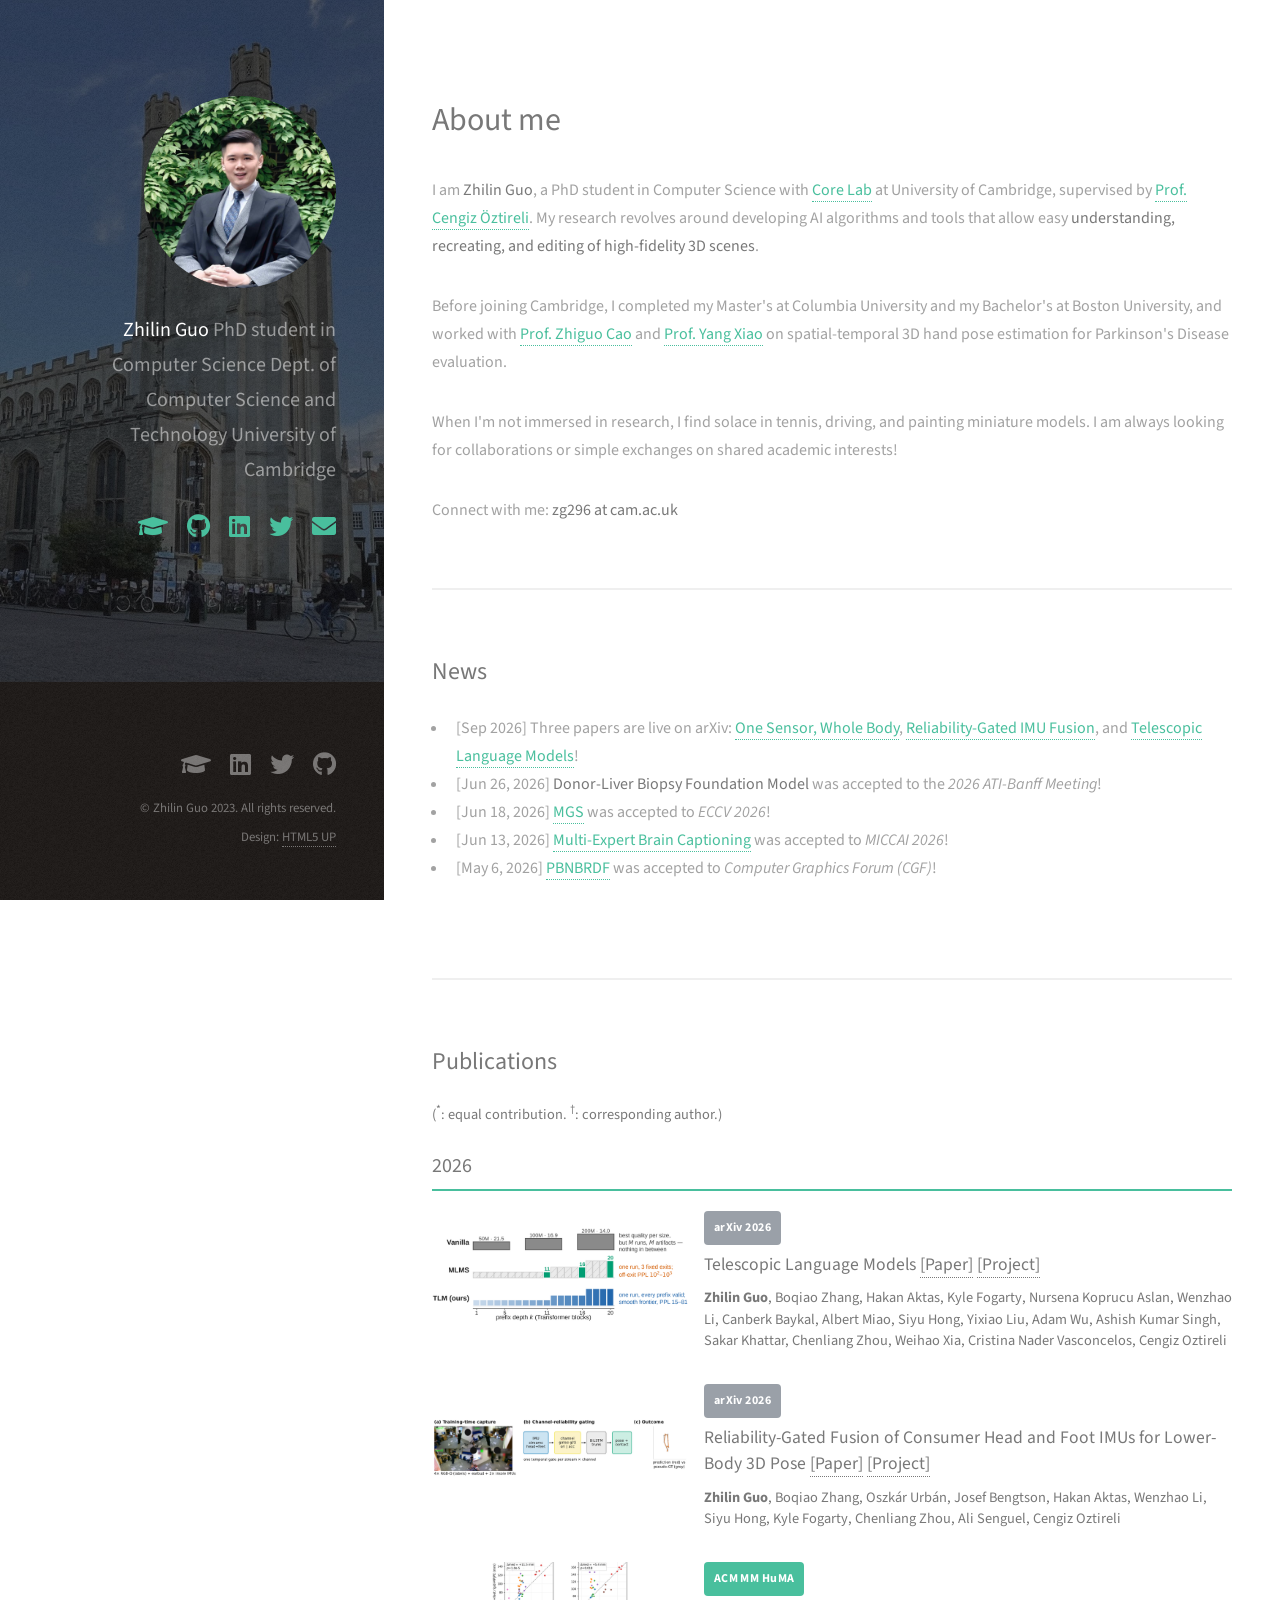
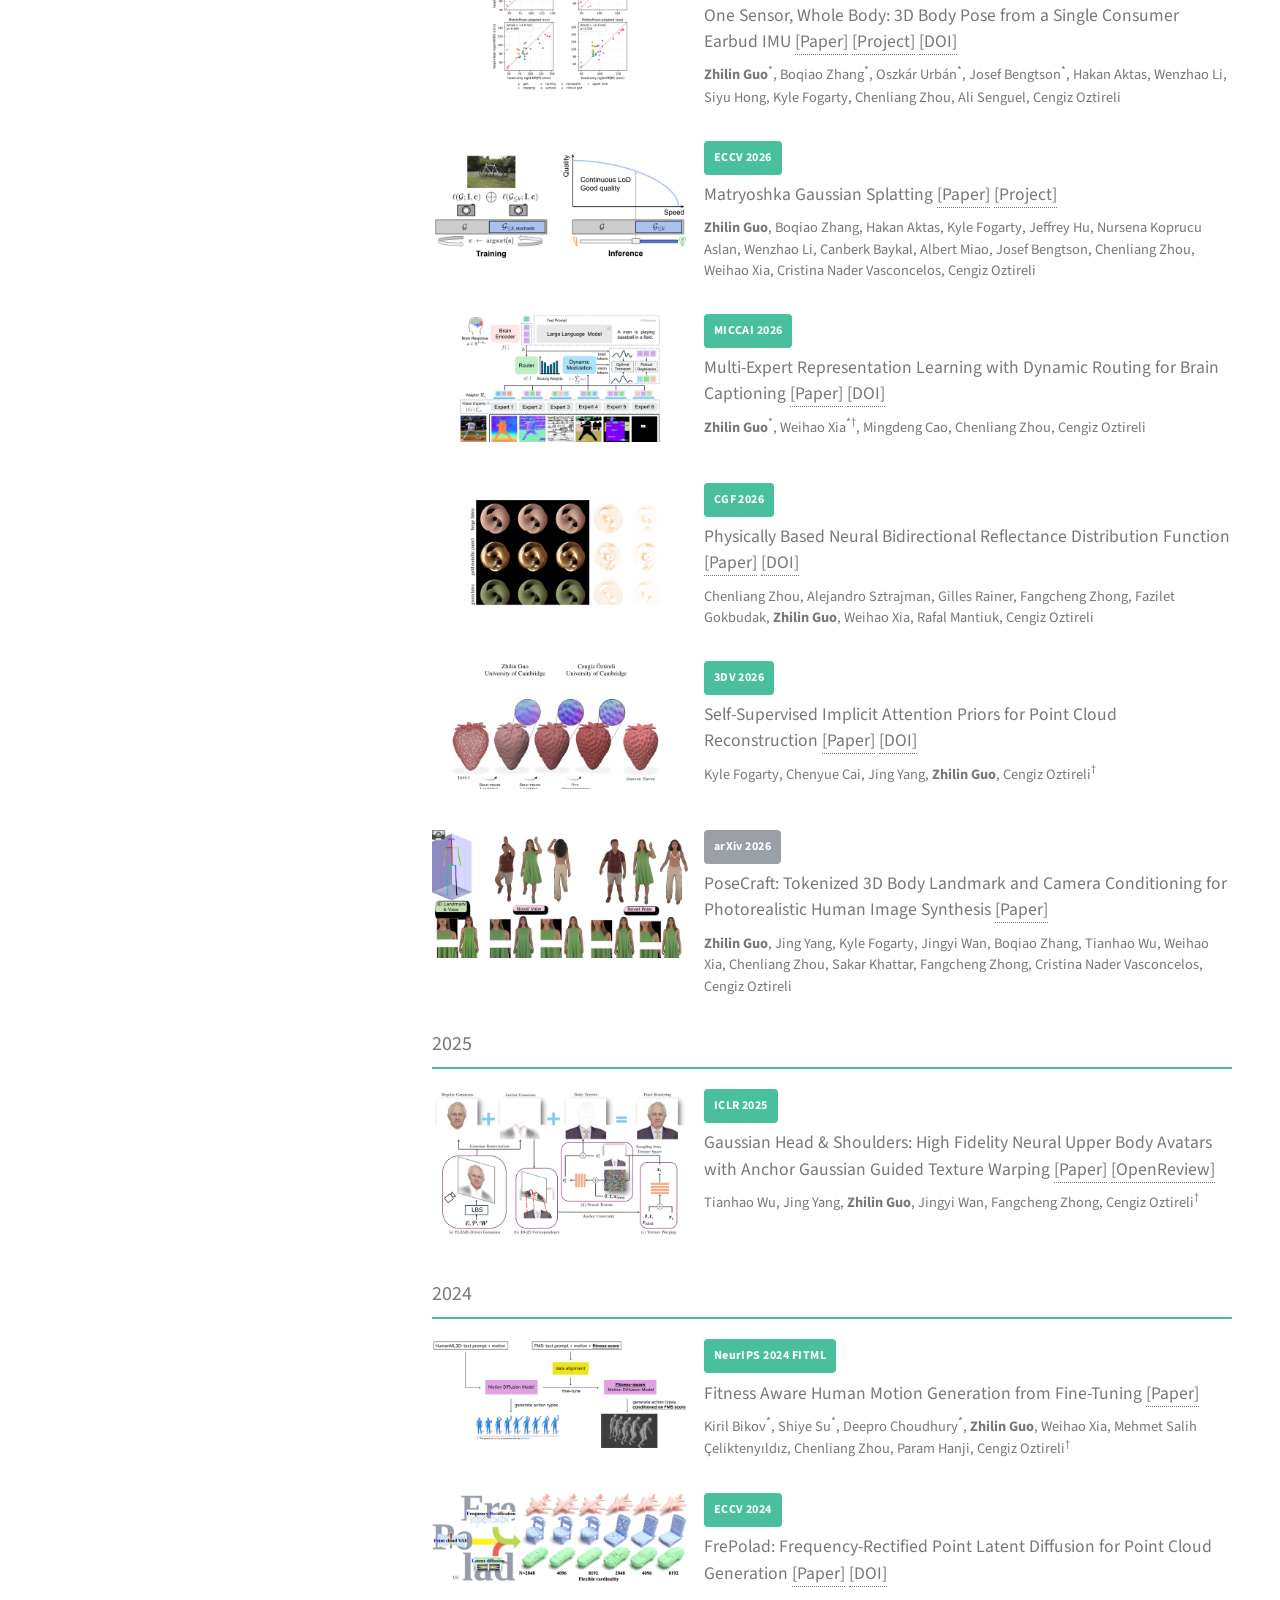
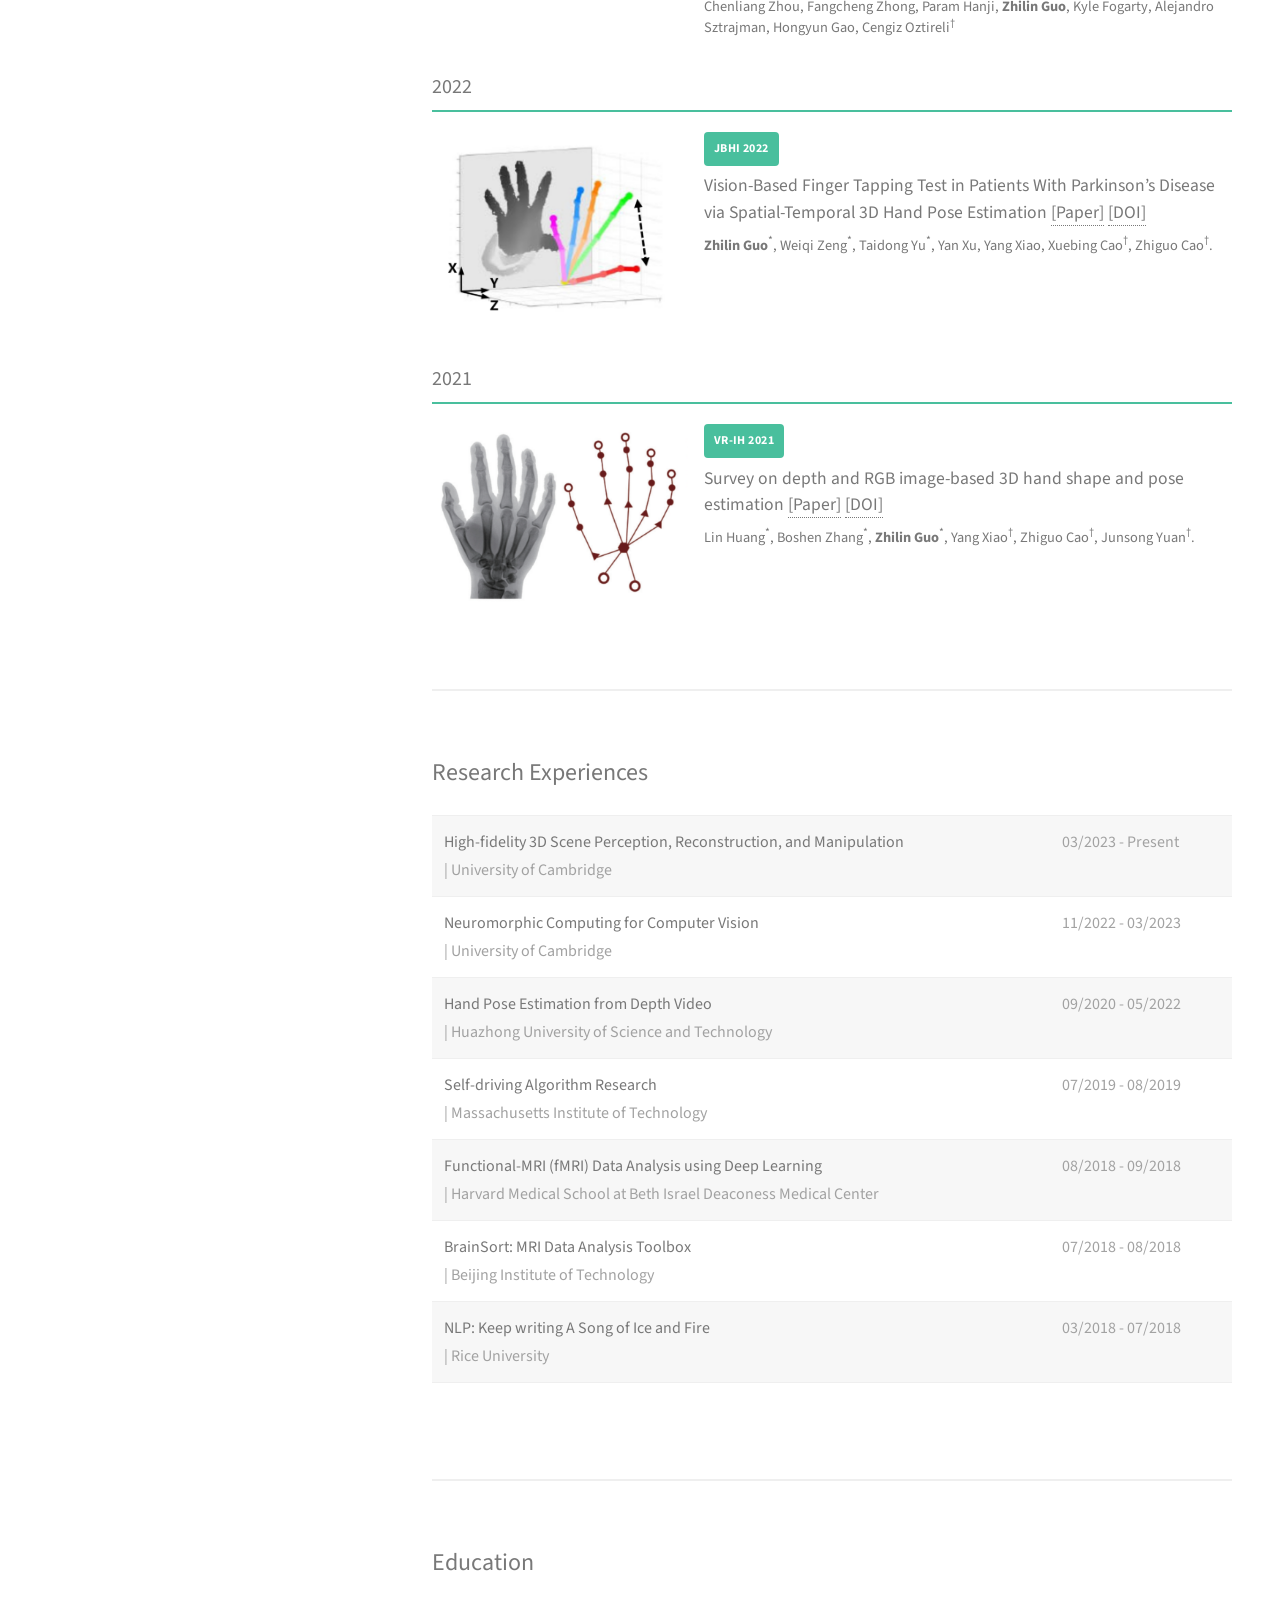
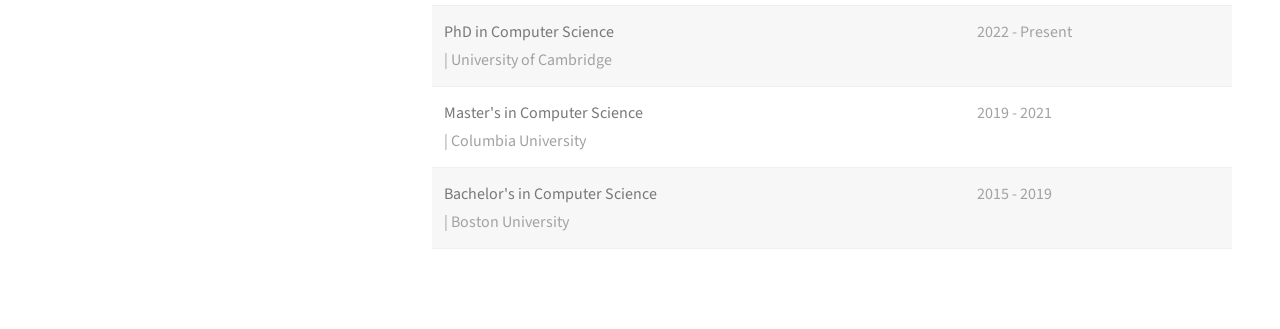
<file: index.html>
<!DOCTYPE HTML>
<!--
	Strata by HTML5 UP
	html5up.net | @ajlkn
	Free for personal and commercial use under the CCA 3.0 license (html5up.net/license)
-->
<html>
	<head>
		<title>Zhilin Guo</title>
		<meta charset="utf-8" />
		<meta name="viewport" content="width=device-width, initial-scale=1, user-scalable=no" />
		<link rel="stylesheet" href="assets/css/main.css" />
		<link rel="icon" href="favicon_io/favicon.ico" type="image/x-icon">
		<style>
			.pub-year { margin: 1.2em 0 1em 0; padding-bottom: 0.4em; border-bottom: 2px solid #49bf9d; }
			.pub-venue { display: inline-block; font-size: 0.75em; font-weight: 700; letter-spacing: 0.04em; color: #ffffff; background: #49bf9d; border-radius: 4px; padding: 0.25em 0.8em; margin-bottom: 0.6em; }
			.pub-venue.arxiv { background: #9aa0a8; }
			.work-item h4 { margin-bottom: 0.5em; }
			#header .icons { margin-top: 1.5em; }
		</style>
	</head>
	<body class="is-preload">

		<!-- Header -->
			<header id="header">
				<div class="inner">
					<a href="#" class="image avatar" style="width: 12em;"><img src="images/profile_pic_oct_2025.jpg" alt="" /></a>
					<h1><strong>Zhilin Guo</strong><br />
					PhD student in Computer Science<br />
					Dept. of Computer Science and Technology<br />
				University of Cambridge</h1>
				<ul class="icons">
					<li><a href="https://scholar.google.com/citations?user=nghAyRkAAAAJ"
						class="icon solid fa-graduation-cap" target="_blank"><span class="label">Google Scholar</span></a></li>
					<li><a href="https://github.com/ZhilinGuo"
						class="icon brands fa-github" target="_blank"><span class="label">GitHub</span></a></li>
					<li><a href="https://www.linkedin.com/in/zhilin-guo/"
						class="icon brands fa-linkedin" target="_blank"><span class="label">LinkedIn</span></a></li>
					<li><a href="https://twitter.com/Zhilin_Guo"
						class="icon brands fa-twitter" target="_blank"><span class="label">Twitter</span></a></li>
					<li><a href="mailto:zg296@cam.ac.uk"
						class="icon solid fa-envelope"><span class="label">Email</span></a></li>
				</ul>
				<!-- <h1><strong>I am Strata</strong>, a super simple<br />
				responsive site template freebie<br />
				crafted by <a href="http://html5up.net">HTML5 UP</a>.</h1> -->
				</div>
			</header>

		<!-- Main -->
			<div id="main">
				<!-- One -->
					<section id="one">
						<header class="major">
							<h2>About me</h2>
						</header>
						<p>I am <strong>Zhilin Guo</strong>, a PhD student in Computer Science with
							<a href="https://core-lab.io/" target="_blank">Core Lab</a> at University 
							of Cambridge, supervised by
							<a href="https://www.cl.cam.ac.uk/~aco41/" target="_blank">Prof. Cengiz Öztireli</a>.
							My research revolves around developing AI algorithms and tools that
							allow easy <strong>understanding, recreating, and editing of high-fidelity 3D scenes</strong>.</p>

					<p>Before joining Cambridge, I completed my Master's at Columbia University and my Bachelor's
							at Boston University, and worked with <a href="https://scholar.google.com/citations?user=396o2BAAAAAJ&hl=en" target="_blank">Prof. Zhiguo Cao</a>
							and <a href="https://scholar.google.com/citations?user=NeKBuXEAAAAJ&hl=en" target="_blank">Prof. Yang Xiao</a>
							on spatial-temporal 3D hand pose estimation for Parkinson's Disease evaluation.</p>
							
						<p>When I'm not immersed in research, I find solace in tennis, driving, and painting miniature
							models. I am always looking for collaborations or simple exchanges on shared academic interests!</p>

						<p>Connect with me: <strong>zg296 at cam.ac.uk</strong> </p>
						<!-- <ul class="actions">
							<li><a href="#" class="button">Learn More</a></li>
						</ul> -->
					</section>

				<!-- Two -->
					<section id="two">
						<h2>News</h2>
						<div class="row">
							<div class="col-12 col-12-xsmall">
								<ul>
									<li>[Sep 2026] Three papers are live on arXiv: <a href="https://arxiv.org/abs/2609.34978"
										target="_blank">One Sensor, Whole Body</a>, <a href="https://arxiv.org/abs/2609.35764"
										target="_blank">Reliability-Gated IMU Fusion</a>, and <a href="https://arxiv.org/abs/2609.35769"
										target="_blank">Telescopic Language Models</a>!</li>
									<li>[Jun 26, 2026] <strong>Donor-Liver Biopsy Foundation Model</strong> was accepted to the <em>2026 ATI-Banff Meeting</em>!</li>
									<li>[Jun 18, 2026] <a href="https://arxiv.org/abs/2603.19234"
										target="_blank">MGS</a> was accepted to <em>ECCV 2026</em>!</li>
									<li>[Jun 13, 2026] <a href="https://papers.miccai.org/miccai-2026/paper/4241_paper.pdf"
										target="_blank">Multi-Expert Brain Captioning</a> was accepted to <em>MICCAI 2026</em>!</li>
									<li>[May 6, 2026] <a href="https://arxiv.org/abs/2411.02347"
										target="_blank">PBNBRDF</a> was accepted to <em>Computer Graphics Forum (CGF)</em>!</li>
								</ul>
							</div>
						</div>
					</section>


					<section id="publications">
						<h2>Publications</h2>
						<h5>(<sup>*</sup>: equal contribution. <sup>†</sup>: corresponding author.)</h5>
						<div class="box alt">
						<!-- PUT PUBLICATIONS BELOW -->

							<h3 class="pub-year">2026</h3>

							<!-- 2026 Telescopic Language Models -->
							<article class="row gtr-50 gtr-uniform work-item">
								<div class="col-4">
									<img src="images/my_papers/2026-telescopic-language-models.png" width="100%"/>
								</div>
								<div class="col-8">
								<span class="pub-venue arxiv">arXiv 2026</span>
								<h4>
									Telescopic Language Models
										<a href="https://arxiv.org/abs/2609.35769" target="_blank">[Paper]</a>
										<a href="https://github.com/ZhilinGuo/telescopic-language-models" target="_blank">[Project]</a>
									</h4>
									<h5>
										<span style="font-weight:bold;">Zhilin Guo</span>,
										Boqiao Zhang,
										Hakan Aktas,
										Kyle Fogarty,
										Nursena Koprucu Aslan,
										Wenzhao Li,
										Canberk Baykal,
										Albert Miao,
										Siyu Hong,
										Yixiao Liu,
										Adam Wu,
										Ashish Kumar Singh,
										Sakar Khattar,
										Chenliang Zhou,
										Weihao Xia,
										Cristina Nader Vasconcelos,
										Cengiz Oztireli
										<br>
									</h5>
								</div>
							</article>

							<!-- 2026 Reliability-Gated IMU Fusion -->
							<article class="row gtr-50 gtr-uniform work-item">
								<div class="col-4">
									<img src="images/my_papers/2026-reliability-gated-imu-fusion.png" width="100%"/>
								</div>
								<div class="col-8">
									<span class="pub-venue arxiv">arXiv 2026</span>
									<h4>
										Reliability-Gated Fusion of Consumer Head and Foot IMUs for Lower-Body 3D Pose
										<a href="https://arxiv.org/abs/2609.35764" target="_blank">[Paper]</a>
										<a href="https://github.com/ZhilinGuo/reliability-gated-imu-fusion" target="_blank">[Project]</a>
									</h4>
									<h5>
										<span style="font-weight:bold;">Zhilin Guo</span>,
										Boqiao Zhang,
										Oszkár Urbán,
										Josef Bengtson,
										Hakan Aktas,
										Wenzhao Li,
										Siyu Hong,
										Kyle Fogarty,
										Chenliang Zhou,
										Ali Senguel,
										Cengiz Oztireli
										<br>
									</h5>
								</div>
							</article>

							<!-- 2026 One Sensor, Whole Body -->
							<article class="row gtr-50 gtr-uniform work-item">
								<div class="col-4">
									<img src="images/my_papers/2026-one-sensor-whole-body.png" width="100%"/>
								</div>
								<div class="col-8">
									<span class="pub-venue">ACM MM HuMA</span>
									<h4>
										One Sensor, Whole Body: 3D Body Pose from a Single Consumer Earbud IMU
										<a href="https://arxiv.org/abs/2609.34978" target="_blank">[Paper]</a>
										<a href="https://github.com/ZhilinGuo/one-sensor-whole-body" target="_blank">[Project]</a>
										<a href="https://doi.org/10.1145/3841192.3841753" target="_blank">[DOI]</a>
									</h4>
									<h5>
										<span style="font-weight:bold;">Zhilin Guo</span><sup>*</sup>,
										Boqiao Zhang<sup>*</sup>,
										Oszkár Urbán<sup>*</sup>,
										Josef Bengtson<sup>*</sup>,
										Hakan Aktas,
										Wenzhao Li,
										Siyu Hong,
										Kyle Fogarty,
										Chenliang Zhou,
										Ali Senguel,
										Cengiz Oztireli
										<br>
									</h5>
								</div>
							</article>

							<!-- 2026 Matryoshka Gaussian Splatting -->
							<article class="row gtr-50 gtr-uniform work-item">
								<div class="col-4">
									<img src="images/my_papers/2026-matryoshka-gaussian-splatting.png" width="100%"/>
								</div>
								<div class="col-8">
									<span class="pub-venue">ECCV 2026</span>
									<h4>
										Matryoshka Gaussian Splatting
										<a href="https://arxiv.org/abs/2603.19234" target="_blank">[Paper]</a>
										<a href="https://zhilinguo.github.io/MGS" target="_blank">[Project]</a>
									</h4>
									<h5>
										<span style="font-weight:bold;">Zhilin Guo</span>,
										Boqiao Zhang,
										Hakan Aktas,
										Kyle Fogarty,
										Jeffrey Hu,
										Nursena Koprucu Aslan,
										Wenzhao Li,
										Canberk Baykal,
										Albert Miao,
										Josef Bengtson,
										Chenliang Zhou,
										Weihao Xia,
										Cristina Nader Vasconcelos,
										Cengiz Oztireli
										<br>
									</h5>
								</div>
							</article>

							<!-- 2026 Multi-Expert Brain Captioning -->
							<article class="row gtr-50 gtr-uniform work-item">
								<div class="col-4">
									<img src="images/my_papers/2026-miccai-brain-captioning.png" width="100%"/>
								</div>
								<div class="col-8">
									<span class="pub-venue">MICCAI 2026</span>
									<h4>
										Multi-Expert Representation Learning with Dynamic Routing for Brain Captioning
										<a href="https://papers.miccai.org/miccai-2026/paper/4241_paper.pdf" target="_blank">[Paper]</a>
										<a href="https://doi.org/10.1007/978-3-032-38239-9_35" target="_blank">[DOI]</a>
									</h4>
									<h5>
										<span style="font-weight:bold;">Zhilin Guo</span><sup>*</sup>,
										Weihao Xia<sup>*</sup><sup>†</sup>,
										Mingdeng Cao,
										Chenliang Zhou,
										Cengiz Oztireli
										<br>
									</h5>
								</div>
							</article>

							<!-- 2026 PBNBRDF -->
							<article class="row gtr-50 gtr-uniform work-item">
								<div class="col-4">
									<img src="images/my_papers/2026-pbnbrdf.png" width="100%"/>
								</div>
								<div class="col-8">
									<span class="pub-venue">CGF 2026</span>
									<h4>
									Physically Based Neural Bidirectional Reflectance Distribution Function
									<a href="https://arxiv.org/abs/2411.02347" target="_blank">[Paper]</a>
										<a href="https://doi.org/10.1111/cgf.70500" target="_blank">[DOI]</a>
									</h4>
									<h5>
										Chenliang Zhou,
										Alejandro Sztrajman,
										Gilles Rainer,
										Fangcheng Zhong,
										Fazilet Gokbudak,
										<span style="font-weight:bold;">Zhilin Guo</span>,
										Weihao Xia,
										Rafal Mantiuk,
										Cengiz Oztireli
										<br>
									</h5>
								</div>
							</article>

							<!-- 2026 Implicit Attention Priors -->
							<article class="row gtr-50 gtr-uniform work-item">
								<div class="col-4">
									<img src="images/my_papers/2026-3dv-implicit-attention-priors.png" width="100%"/>
								</div>
								<div class="col-8">
									<span class="pub-venue">3DV 2026</span>
									<h4>
									Self-Supervised Implicit Attention Priors for Point Cloud Reconstruction
									<a href="https://arxiv.org/abs/2511.04864" target="_blank">[Paper]</a>
										<a href="https://doi.org/10.1109/3DV69130.2026.00048" target="_blank">[DOI]</a>
									</h4>
									<h5>
										Kyle Fogarty,
										Chenyue Cai,
										Jing Yang,
										<span style="font-weight:bold;">Zhilin Guo</span>,
										Cengiz Oztireli<sup>†</sup>
										<br>
									</h5>
								</div>
							</article>

							<!-- 2026 PoseCraft -->
							<article class="row gtr-50 gtr-uniform work-item">
								<div class="col-4">
									<img src="images/my_papers/2026-posecraft.png" width="100%"/>
								</div>
								<div class="col-8">
									<span class="pub-venue arxiv">arXiv 2026</span>
									<h4>
										PoseCraft: Tokenized 3D Body Landmark and Camera Conditioning for Photorealistic Human Image Synthesis
										<a href="https://arxiv.org/abs/2602.19350" target="_blank">[Paper]</a>
									</h4>
									<h5>
										<span style="font-weight:bold;">Zhilin Guo</span>,
										Jing Yang,
										Kyle Fogarty,
										Jingyi Wan,
										Boqiao Zhang,
										Tianhao Wu,
										Weihao Xia,
										Chenliang Zhou,
										Sakar Khattar,
										Fangcheng Zhong,
										Cristina Nader Vasconcelos,
										Cengiz Oztireli
										<br>
									</h5>
								</div>
							</article>

							<h3 class="pub-year">2025</h3>

							<!-- 2025 Gaussian Head and Shoulders -->
							<article class="row gtr-50 gtr-uniform work-item">
								<div class="col-4">
									<img src="images/my_papers/2025-gaussian-head-n-shoulders.png" width="100%"/>
								</div>
								<div class="col-8">
									<span class="pub-venue">ICLR 2025</span>
									<h4>
										Gaussian Head & Shoulders: High Fidelity Neural Upper Body Avatars with Anchor Gaussian Guided Texture Warping
										<a href="https://gaussian-head-shoulders.netlify.app/" target="_blank">[Paper]</a>
										<a href="https://openreview.net/forum?id=HtbqsbNw9c" target="_blank">[OpenReview]</a>
									</h4>
									<h5>
										Tianhao Wu,
										Jing Yang,
										<span style="font-weight:bold;">Zhilin Guo</span>,
										Jingyi Wan,
										Fangcheng Zhong,
										Cengiz Oztireli<sup>†</sup>
										<br>
									</h5>
								</div>
							</article>

							<h3 class="pub-year">2024</h3>

							<!-- 2024 fitness aware -->
							<article class="row gtr-50 gtr-uniform work-item">
								<div class="col-4">
									<img src="images/my_papers/2024-fitness-aware-human-motion.png" width="100%"/>
								</div>
								<div class="col-8">
									<span class="pub-venue">NeurIPS 2024 FITML</span>
									<h4>
										Fitness Aware Human Motion Generation from Fine-Tuning
										<a href="https://openreview.net/pdf?id=BTSnh5YdeI" target="_blank">[Paper]</a>
									</h4>
									<h5>
										Kiril Bikov<sup>*</sup>,
										Shiye Su<sup>*</sup>,
										Deepro Choudhury<sup>*</sup>,
										<span style="font-weight:bold;">Zhilin Guo</span>,
										Weihao Xia,
										Mehmet Salih Çeliktenyıldız,
										Chenliang Zhou,
										Param Hanji,
										Cengiz Oztireli<sup>†</sup>
										<br>
									</h5>
								</div>
							</article>

							<!-- 2024 FrePolad -->
							<article class="row gtr-50 gtr-uniform work-item">
								<div class="col-4">
									<img src="images/my_papers/2024-frepolad.png" width="100%"/>
								</div>
								<div class="col-8">
									<span class="pub-venue">ECCV 2024</span>
									<h4>
										FrePolad: Frequency-Rectified Point Latent Diffusion for Point Cloud Generation
										<a href="https://chenliang-zhou.github.io/FrePolad/" target="_blank">[Paper]</a>
										<a href="https://doi.org/10.1007/978-3-031-72855-6_25" target="_blank">[DOI]</a>
									</h4>
									<h5>
										Chenliang Zhou,
										Fangcheng Zhong,
										Param Hanji,
										<span style="font-weight:bold;">Zhilin Guo</span>,
										Kyle Fogarty,
										Alejandro Sztrajman,
										Hongyun Gao,
										Cengiz Oztireli<sup>†</sup>
										<br>
									</h5>
								</div>
							</article>

							<h3 class="pub-year">2022</h3>

							<!-- 2022 Vision-Based Finger Tapping -->
							<article class="row gtr-50 gtr-uniform work-item">
								<div class="col-4">
									<img src="images/my_papers/2022-Vision-Based-Finger-Tapping-2.png" width="100%"/>
								</div>
								<div class="col-8">
									<span class="pub-venue">JBHI 2022</span>
									<h4>
										Vision-Based Finger Tapping Test in Patients With Parkinson’s Disease
										via Spatial-Temporal 3D Hand Pose Estimation
										<a href="https://ieeexplore.ieee.org/document/9744332" target="_blank">[Paper]</a>
										<a href="https://doi.org/10.1109/JBHI.2022.3162386" target="_blank">[DOI]</a>
									</h4>
									<h5>
										<span style="font-weight:bold;">Zhilin Guo</span><sup>*</sup>,
										Weiqi Zeng<sup>*</sup>,
										Taidong Yu<sup>*</sup>,
										Yan Xu,
										Yang Xiao,
										Xuebing Cao<sup>†</sup>,
										Zhiguo Cao<sup>†</sup>.
										<br>
									</h5>
								</div>
							</article>

							<h3 class="pub-year">2021</h3>

							<!-- 2021 Survey on depth and RGB image-based 3D hand -->
							<article class="row gtr-50 gtr-uniform work-item">
								<div class="col-4">
									<img src="images/my_papers/2022-Survey-on-depth-and.png" width="100%"/>
								</div>
								<div class="col-8">
									<span class="pub-venue">VR-IH 2021</span>
									<h4>
										Survey on depth and RGB image-based 3D hand shape and pose estimation
										<a href="http://www.vr-ih.com/vrih/html/EN/10.1016/j.vrih.2021.05.002" target="_blank">[Paper]</a>
										<a href="https://doi.org/10.1016/j.vrih.2021.05.002" target="_blank">[DOI]</a>
									</h4>
									<h5>
										Lin Huang<sup>*</sup>,
										Boshen Zhang<sup>*</sup>,
										<span style="font-weight:bold;">Zhilin Guo</span><sup>*</sup>,
										Yang Xiao<sup>†</sup>,
										Zhiguo Cao<sup>†</sup>,
										Junsong Yuan<sup>†</sup>.
										<br>
									</h5>
								</div>
							</article>
						</div>
						
					</section>
					

		<!-- Four -->
		<section id="four">
			<h2>Research Experiences</h2>
			<div class="table-wrapper">
				<table>
					<tbody>
						<tr>
							<td><b>High-fidelity 3D Scene Perception, Reconstruction, and Manipulation</b>
								<br>| University of Cambridge</td>
							<td>03/2023 - Present</td>
						</tr>
						<tr>
							<td><b>Neuromorphic Computing for Computer Vision</b>
								<br>| University of Cambridge</td>
							<td>11/2022 - 03/2023</td>
						</tr>
						<tr>
							<td><b>Hand Pose Estimation from Depth Video </b>
								<br>| Huazhong University of Science and Technology</td>
							<td>09/2020 - 05/2022</td>
						</tr>
						<tr>
							<td><b>Self-driving Algorithm Research </b>
								<br>| Massachusetts Institute of Technology</td>
							<td>07/2019 - 08/2019</td>
						</tr>
						<tr>
							<td><b>Functional-MRI (fMRI) Data Analysis using Deep Learning </b>
								<br>| Harvard Medical School at Beth Israel Deaconess Medical Center</td>
							<td>08/2018 - 09/2018</td>
						</tr>
						<tr>
							<td><b>BrainSort: MRI Data Analysis Toolbox </b>
								<br>| Beijing Institute of Technology</td>
							<td>07/2018 - 08/2018</td>
						</tr>
						<tr>
							<td><b>NLP: Keep writing A Song of Ice and Fire </b>
								<br>| Rice University</td>
							<td>03/2018 - 07/2018</td>
						</tr>
					</tbody>
				</table>
			</div>
		</section>

		<!-- Five -->
		<section id="five">
			<h2>Education</h2>
			<div class="table-wrapper">
				<table>
					<tbody>
						<tr>
							<td><b>PhD in Computer Science</b>
								<br>| University of Cambridge</td>
							<td>2022 - Present</td>
						</tr>
						<tr>
							<td><b>Master's in Computer Science</b>
								<br>| Columbia University</td>
							<td>2019 - 2021</td>
						</tr>
						<tr>
							<td><b>Bachelor's in Computer Science</b>
								<br>| Boston University</td>
							<td>2015 - 2019</td>
						</tr>
					</tbody>
				</table>
			</div>
		</section>


			</div>

		<!-- Footer -->
			<footer id="footer">
				<div class="inner">
				<ul class="icons">
					<li><a href="https://scholar.google.com/citations?user=nghAyRkAAAAJ"
						class="icon solid fa-graduation-cap" target="_blank"><span class="label">Google Scholar</span></a></li>
					<li><a href="https://www.linkedin.com/in/zhilin-guo/"
						class="icon brands fa-linkedin" target="_blank"><span class="label">LinkedIn</span></a></li>
						<li><a href="https://twitter.com/Zhilin_Guo" 
							class="icon brands fa-twitter" target="_blank"><span class="label">Twitter</span></a></li>
						<li><a href="https://github.com/ZhilinGuo" 
							class="icon brands fa-github" target="_blank"><span class="label">Github</span></a></li>
					</ul>
					<ul class="copyright">
						<li>&copy; Zhilin Guo 2023. All rights reserved.</li><li>Design: <a href="http://html5up.net" target="_blank">HTML5 UP</a></li>
					</ul>
				</div>
			</footer>

		<!-- Scripts -->
			<script src="assets/js/jquery.min.js"></script>
			<script src="assets/js/jquery.poptrox.min.js"></script>
			<script src="assets/js/browser.min.js"></script>
			<script src="assets/js/breakpoints.min.js"></script>
			<script src="assets/js/util.js"></script>
			<script src="assets/js/main.js"></script>

	</body>
</html>
</file>
<file: assets/css/main.css>
@import url("fontawesome-all.min.css");
@import url("https://fonts.googleapis.com/css?family=Source+Sans+Pro:400,400italic");

/*
	Strata by HTML5 UP
	html5up.net | @ajlkn
	Free for personal and commercial use under the CCA 3.0 license (html5up.net/license)
*/

html, body, div, span, applet, object,
iframe, h1, h2, h3, h4, h5, h6, p, blockquote,
pre, a, abbr, acronym, address, big, cite,
code, del, dfn, em, img, ins, kbd, q, s, samp,
small, strike, strong, sub, sup, tt, var, b,
u, i, center, dl, dt, dd, ol, ul, li, fieldset,
form, label, legend, table, caption, tbody,
tfoot, thead, tr, th, td, article, aside,
canvas, details, embed, figure, figcaption,
footer, header, hgroup, menu, nav, output, ruby,
section, summary, time, mark, audio, video {
	margin: 0;
	padding: 0;
	border: 0;
	font-size: 100%;
	font: inherit;
	vertical-align: baseline;}

article, aside, details, figcaption, figure,
footer, header, hgroup, menu, nav, section {
	display: block;}

body {
	line-height: 1;
}

ol, ul {
	list-style: none;
}

blockquote, q {
	quotes: none;
}

	blockquote:before, blockquote:after, q:before, q:after {
		content: '';
		content: none;
	}

table {
	border-collapse: collapse;
	border-spacing: 0;
}

body {
	-webkit-text-size-adjust: none;
}

mark {
	background-color: transparent;
	color: inherit;
}

input::-moz-focus-inner {
	border: 0;
	padding: 0;
}

input, select, textarea {
	-moz-appearance: none;
	-webkit-appearance: none;
	-ms-appearance: none;
	appearance: none;
}

/* Basic */

	html {
		box-sizing: border-box;
	}

	*, *:before, *:after {
		box-sizing: inherit;
	}

	body {
		background: #fff;
	}

		body.is-preload *, body.is-preload *:before, body.is-preload *:after {
			-moz-animation: none !important;
			-webkit-animation: none !important;
			-ms-animation: none !important;
			animation: none !important;
			-moz-transition: none !important;
			-webkit-transition: none !important;
			-ms-transition: none !important;
			transition: none !important;
		}

	body, input, select, textarea {
		color: #a2a2a2;
		font-family: "Source Sans Pro", Helvetica, sans-serif;
		font-size: 16pt;
		font-weight: 400;
		line-height: 1.75em;
	}

	a {
		-moz-transition: color 0.2s ease-in-out, border-color 0.2s ease-in-out;
		-webkit-transition: color 0.2s ease-in-out, border-color 0.2s ease-in-out;
		-ms-transition: color 0.2s ease-in-out, border-color 0.2s ease-in-out;
		transition: color 0.2s ease-in-out, border-color 0.2s ease-in-out;
		border-bottom: dotted 1px;
		color: #49bf9d;
		text-decoration: none;
	}

		a:hover {
			border-bottom-color: transparent;
			color: #49bf9d !important;
			text-decoration: none;
		}

	strong, b {
		color: #787878;
		font-weight: 400;
	}

	em, i {
		font-style: italic;
	}

	p {
		margin: 0 0 2em 0;
	}

	h1, h2, h3, h4, h5, h6 {
		color: #787878;
		font-weight: 400;
		line-height: 1em;
		margin: 0 0 1em 0;
	}

		h1 a, h2 a, h3 a, h4 a, h5 a, h6 a {
			color: inherit;
			text-decoration: none;
		}

	h1 {
		font-size: 2em;
		line-height: 1.5em;
	}

	h2 {
		font-size: 1.5em;
		line-height: 1.5em;
	}

	h3 {
		font-size: 1.25em;
		line-height: 1.5em;
	}

	h4 {
		font-size: 1.1em;
		line-height: 1.5em;
	}

	h5 {
		font-size: 0.9em;
		line-height: 1.5em;
	}

	h6 {
		font-size: 0.7em;
		line-height: 1.5em;
	}

	sub {
		font-size: 0.8em;
		position: relative;
		top: 0.5em;
	}

	sup {
		font-size: 0.8em;
		position: relative;
		top: -0.5em;
	}

	hr {
		border: 0;
		border-bottom: solid 2px #efefef;
		margin: 2em 0;
	}

		hr.major {
			margin: 3em 0;
		}

	blockquote {
		border-left: solid 6px #efefef;
		font-style: italic;
		margin: 0 0 2em 0;
		padding: 0.5em 0 0.5em 1.5em;
	}

	code {
		background: #f7f7f7;
		border-radius: 0.35em;
		border: solid 2px #efefef;
		font-family: "Courier New", monospace;
		font-size: 0.9em;
		margin: 0 0.25em;
		padding: 0.25em 0.65em;
	}

	pre {
		-webkit-overflow-scrolling: touch;
		font-family: "Courier New", monospace;
		font-size: 0.9em;
		margin: 0 0 2em 0;
	}

		pre code {
			display: block;
			line-height: 1.75em;
			padding: 1em 1.5em;
			overflow-x: auto;
		}

	.align-left {
		text-align: left;
	}

	.align-center {
		text-align: center;
	}

	.align-right {
		text-align: right;
	}

/* Container */

	.container {
		margin: 0 auto;
		max-width: calc(100% - 4em);
		width: 100%;
	}

		.container.xsmall {
			width: 25%;
		}

		.container.small {
			width: 50%;
		}

		.container.medium {
			width: 75%;
		}

		.container.large {
			width: 125%;
		}

		.container.xlarge {
			width: 150%;
		}

		.container.max {
			width: 100%;
		}

		@media screen and (max-width: 980px) {

			.container {
				width: 100% !important;
				max-width: 100% !important;
			}

		}

		@media screen and (max-width: 480px) {

			.container {
				max-width: calc(100% - 3em);
			}

		}

/* Row */

	.row {
		display: flex;
		flex-wrap: wrap;
		box-sizing: border-box;
		align-items: stretch;
	}

		.row > * {
			box-sizing: border-box;
		}

		.row.gtr-uniform > * > :last-child {
			margin-bottom: 0;
		}

		.row.aln-left {
			justify-content: flex-start;
		}

		.row.aln-center {
			justify-content: center;
		}

		.row.aln-right {
			justify-content: flex-end;
		}

		.row.aln-top {
			align-items: flex-start;
		}

		.row.aln-middle {
			align-items: center;
		}

		.row.aln-bottom {
			align-items: flex-end;
		}

		.row > .imp {
			order: -1;
		}

		.row > .col-1 {
			width: 8.33333%;
		}

		.row > .off-1 {
			margin-left: 8.33333%;
		}

		.row > .col-2 {
			width: 16.66667%;
		}

		.row > .off-2 {
			margin-left: 16.66667%;
		}

		.row > .col-3 {
			width: 25%;
		}

		.row > .off-3 {
			margin-left: 25%;
		}

		.row > .col-4 {
			width: 33.33333%;
		}

		.row > .off-4 {
			margin-left: 33.33333%;
		}

		.row > .col-5 {
			width: 41.66667%;
		}

		.row > .off-5 {
			margin-left: 41.66667%;
		}

		.row > .col-6 {
			width: 50%;
		}

		.row > .off-6 {
			margin-left: 50%;
		}

		.row > .col-7 {
			width: 58.33333%;
		}

		.row > .off-7 {
			margin-left: 58.33333%;
		}

		.row > .col-8 {
			width: 66.66667%;
		}

		.row > .off-8 {
			margin-left: 66.66667%;
		}

		.row > .col-9 {
			width: 75%;
		}

		.row > .off-9 {
			margin-left: 75%;
		}

		.row > .col-10 {
			width: 83.33333%;
		}

		.row > .off-10 {
			margin-left: 83.33333%;
		}

		.row > .col-11 {
			width: 91.66667%;
		}

		.row > .off-11 {
			margin-left: 91.66667%;
		}

		.row > .col-12 {
			width: 100%;
		}

		.row > .off-12 {
			margin-left: 100%;
		}

		.row.gtr-0 {
			margin-top: 0;
			margin-left: 0em;
		}

			.row.gtr-0 > * {
				padding: 0 0 0 0em;
			}

			.row.gtr-0.gtr-uniform {
				margin-top: 0em;
			}

				.row.gtr-0.gtr-uniform > * {
					padding-top: 0em;
				}

		.row.gtr-25 {
			margin-top: 0;
			margin-left: -0.625em;
		}

			.row.gtr-25 > * {
				padding: 0 0 0 0.625em;
			}

			.row.gtr-25.gtr-uniform {
				margin-top: -0.625em;
			}

				.row.gtr-25.gtr-uniform > * {
					padding-top: 0.625em;
				}

		.row.gtr-50 {
			margin-top: 0;
			margin-left: -1.25em;
		}

			.row.gtr-50 > * {
				padding: 0 0 0 1.25em;
			}

			.row.gtr-50.gtr-uniform {
				margin-top: -1.25em;
			}

				.row.gtr-50.gtr-uniform > * {
					padding-top: 1.25em;
				}

		.row {
			margin-top: 0;
			margin-left: -2.5em;
		}

			.row > * {
				padding: 0 0 0 2.5em;
			}

			.row.gtr-uniform {
				margin-top: -2.5em;
			}

				.row.gtr-uniform > * {
					padding-top: 2.5em;
				}

		.row.gtr-150 {
			margin-top: 0;
			margin-left: -3.75em;
		}

			.row.gtr-150 > * {
				padding: 0 0 0 3.75em;
			}

			.row.gtr-150.gtr-uniform {
				margin-top: -3.75em;
			}

				.row.gtr-150.gtr-uniform > * {
					padding-top: 3.75em;
				}

		.row.gtr-200 {
			margin-top: 0;
			margin-left: -5em;
		}

			.row.gtr-200 > * {
				padding: 0 0 0 5em;
			}

			.row.gtr-200.gtr-uniform {
				margin-top: -5em;
			}

				.row.gtr-200.gtr-uniform > * {
					padding-top: 5em;
				}

		@media screen and (max-width: 1800px) {

			.row {
				display: flex;
				flex-wrap: wrap;
				box-sizing: border-box;
				align-items: stretch;
			}

				.row > * {
					box-sizing: border-box;
				}

				.row.gtr-uniform > * > :last-child {
					margin-bottom: 0;
				}

				.row.aln-left {
					justify-content: flex-start;
				}

				.row.aln-center {
					justify-content: center;
				}

				.row.aln-right {
					justify-content: flex-end;
				}

				.row.aln-top {
					align-items: flex-start;
				}

				.row.aln-middle {
					align-items: center;
				}

				.row.aln-bottom {
					align-items: flex-end;
				}

				.row > .imp-xlarge {
					order: -1;
				}

				.row > .col-1-xlarge {
					width: 8.33333%;
				}

				.row > .off-1-xlarge {
					margin-left: 8.33333%;
				}

				.row > .col-2-xlarge {
					width: 16.66667%;
				}

				.row > .off-2-xlarge {
					margin-left: 16.66667%;
				}

				.row > .col-3-xlarge {
					width: 25%;
				}

				.row > .off-3-xlarge {
					margin-left: 25%;
				}

				.row > .col-4-xlarge {
					width: 33.33333%;
				}

				.row > .off-4-xlarge {
					margin-left: 33.33333%;
				}

				.row > .col-5-xlarge {
					width: 41.66667%;
				}

				.row > .off-5-xlarge {
					margin-left: 41.66667%;
				}

				.row > .col-6-xlarge {
					width: 50%;
				}

				.row > .off-6-xlarge {
					margin-left: 50%;
				}

				.row > .col-7-xlarge {
					width: 58.33333%;
				}

				.row > .off-7-xlarge {
					margin-left: 58.33333%;
				}

				.row > .col-8-xlarge {
					width: 66.66667%;
				}

				.row > .off-8-xlarge {
					margin-left: 66.66667%;
				}

				.row > .col-9-xlarge {
					width: 75%;
				}

				.row > .off-9-xlarge {
					margin-left: 75%;
				}

				.row > .col-10-xlarge {
					width: 83.33333%;
				}

				.row > .off-10-xlarge {
					margin-left: 83.33333%;
				}

				.row > .col-11-xlarge {
					width: 91.66667%;
				}

				.row > .off-11-xlarge {
					margin-left: 91.66667%;
				}

				.row > .col-12-xlarge {
					width: 100%;
				}

				.row > .off-12-xlarge {
					margin-left: 100%;
				}

				.row.gtr-0 {
					margin-top: 0;
					margin-left: 0em;
				}

					.row.gtr-0 > * {
						padding: 0 0 0 0em;
					}

					.row.gtr-0.gtr-uniform {
						margin-top: 0em;
					}

						.row.gtr-0.gtr-uniform > * {
							padding-top: 0em;
						}

				.row.gtr-25 {
					margin-top: 0;
					margin-left: -0.625em;
				}

					.row.gtr-25 > * {
						padding: 0 0 0 0.625em;
					}

					.row.gtr-25.gtr-uniform {
						margin-top: -0.625em;
					}

						.row.gtr-25.gtr-uniform > * {
							padding-top: 0.625em;
						}

				.row.gtr-50 {
					margin-top: 0;
					margin-left: -1.25em;
				}

					.row.gtr-50 > * {
						padding: 0 0 0 1.25em;
					}

					.row.gtr-50.gtr-uniform {
						margin-top: -1.25em;
					}

						.row.gtr-50.gtr-uniform > * {
							padding-top: 1.25em;
						}

				.row {
					margin-top: 0;
					margin-left: -2.5em;
				}

					.row > * {
						padding: 0 0 0 2.5em;
					}

					.row.gtr-uniform {
						margin-top: -2.5em;
					}

						.row.gtr-uniform > * {
							padding-top: 2.5em;
						}

				.row.gtr-150 {
					margin-top: 0;
					margin-left: -3.75em;
				}

					.row.gtr-150 > * {
						padding: 0 0 0 3.75em;
					}

					.row.gtr-150.gtr-uniform {
						margin-top: -3.75em;
					}

						.row.gtr-150.gtr-uniform > * {
							padding-top: 3.75em;
						}

				.row.gtr-200 {
					margin-top: 0;
					margin-left: -5em;
				}

					.row.gtr-200 > * {
						padding: 0 0 0 5em;
					}

					.row.gtr-200.gtr-uniform {
						margin-top: -5em;
					}

						.row.gtr-200.gtr-uniform > * {
							padding-top: 5em;
						}

		}

		@media screen and (max-width: 1280px) {

			.row {
				display: flex;
				flex-wrap: wrap;
				box-sizing: border-box;
				align-items: stretch;
			}

				.row > * {
					box-sizing: border-box;
				}

				.row.gtr-uniform > * > :last-child {
					margin-bottom: 0;
				}

				.row.aln-left {
					justify-content: flex-start;
				}

				.row.aln-center {
					justify-content: center;
				}

				.row.aln-right {
					justify-content: flex-end;
				}

				.row.aln-top {
					align-items: flex-start;
				}

				.row.aln-middle {
					align-items: center;
				}

				.row.aln-bottom {
					align-items: flex-end;
				}

				.row > .imp-large {
					order: -1;
				}

				.row > .col-1-large {
					width: 8.33333%;
				}

				.row > .off-1-large {
					margin-left: 8.33333%;
				}

				.row > .col-2-large {
					width: 16.66667%;
				}

				.row > .off-2-large {
					margin-left: 16.66667%;
				}

				.row > .col-3-large {
					width: 25%;
				}

				.row > .off-3-large {
					margin-left: 25%;
				}

				.row > .col-4-large {
					width: 33.33333%;
				}

				.row > .off-4-large {
					margin-left: 33.33333%;
				}

				.row > .col-5-large {
					width: 41.66667%;
				}

				.row > .off-5-large {
					margin-left: 41.66667%;
				}

				.row > .col-6-large {
					width: 50%;
				}

				.row > .off-6-large {
					margin-left: 50%;
				}

				.row > .col-7-large {
					width: 58.33333%;
				}

				.row > .off-7-large {
					margin-left: 58.33333%;
				}

				.row > .col-8-large {
					width: 66.66667%;
				}

				.row > .off-8-large {
					margin-left: 66.66667%;
				}

				.row > .col-9-large {
					width: 75%;
				}

				.row > .off-9-large {
					margin-left: 75%;
				}

				.row > .col-10-large {
					width: 83.33333%;
				}

				.row > .off-10-large {
					margin-left: 83.33333%;
				}

				.row > .col-11-large {
					width: 91.66667%;
				}

				.row > .off-11-large {
					margin-left: 91.66667%;
				}

				.row > .col-12-large {
					width: 100%;
				}

				.row > .off-12-large {
					margin-left: 100%;
				}

				.row.gtr-0 {
					margin-top: 0;
					margin-left: 0em;
				}

					.row.gtr-0 > * {
						padding: 0 0 0 0em;
					}

					.row.gtr-0.gtr-uniform {
						margin-top: 0em;
					}

						.row.gtr-0.gtr-uniform > * {
							padding-top: 0em;
						}

				.row.gtr-25 {
					margin-top: 0;
					margin-left: -0.5em;
				}

					.row.gtr-25 > * {
						padding: 0 0 0 0.5em;
					}

					.row.gtr-25.gtr-uniform {
						margin-top: -0.5em;
					}

						.row.gtr-25.gtr-uniform > * {
							padding-top: 0.5em;
						}

				.row.gtr-50 {
					margin-top: 0;
					margin-left: -1em;
				}

					.row.gtr-50 > * {
						padding: 0 0 0 1em;
					}

					.row.gtr-50.gtr-uniform {
						margin-top: -1em;
					}

						.row.gtr-50.gtr-uniform > * {
							padding-top: 1em;
						}

				.row {
					margin-top: 0;
					margin-left: -2em;
				}

					.row > * {
						padding: 0 0 0 2em;
					}

					.row.gtr-uniform {
						margin-top: -2em;
					}

						.row.gtr-uniform > * {
							padding-top: 2em;
						}

				.row.gtr-150 {
					margin-top: 0;
					margin-left: -3em;
				}

					.row.gtr-150 > * {
						padding: 0 0 0 3em;
					}

					.row.gtr-150.gtr-uniform {
						margin-top: -3em;
					}

						.row.gtr-150.gtr-uniform > * {
							padding-top: 3em;
						}

				.row.gtr-200 {
					margin-top: 0;
					margin-left: -4em;
				}

					.row.gtr-200 > * {
						padding: 0 0 0 4em;
					}

					.row.gtr-200.gtr-uniform {
						margin-top: -4em;
					}

						.row.gtr-200.gtr-uniform > * {
							padding-top: 4em;
						}

		}

		@media screen and (max-width: 980px) {

			.row {
				display: flex;
				flex-wrap: wrap;
				box-sizing: border-box;
				align-items: stretch;
			}

				.row > * {
					box-sizing: border-box;
				}

				.row.gtr-uniform > * > :last-child {
					margin-bottom: 0;
				}

				.row.aln-left {
					justify-content: flex-start;
				}

				.row.aln-center {
					justify-content: center;
				}

				.row.aln-right {
					justify-content: flex-end;
				}

				.row.aln-top {
					align-items: flex-start;
				}

				.row.aln-middle {
					align-items: center;
				}

				.row.aln-bottom {
					align-items: flex-end;
				}

				.row > .imp-medium {
					order: -1;
				}

				.row > .col-1-medium {
					width: 8.33333%;
				}

				.row > .off-1-medium {
					margin-left: 8.33333%;
				}

				.row > .col-2-medium {
					width: 16.66667%;
				}

				.row > .off-2-medium {
					margin-left: 16.66667%;
				}

				.row > .col-3-medium {
					width: 25%;
				}

				.row > .off-3-medium {
					margin-left: 25%;
				}

				.row > .col-4-medium {
					width: 33.33333%;
				}

				.row > .off-4-medium {
					margin-left: 33.33333%;
				}

				.row > .col-5-medium {
					width: 41.66667%;
				}

				.row > .off-5-medium {
					margin-left: 41.66667%;
				}

				.row > .col-6-medium {
					width: 50%;
				}

				.row > .off-6-medium {
					margin-left: 50%;
				}

				.row > .col-7-medium {
					width: 58.33333%;
				}

				.row > .off-7-medium {
					margin-left: 58.33333%;
				}

				.row > .col-8-medium {
					width: 66.66667%;
				}

				.row > .off-8-medium {
					margin-left: 66.66667%;
				}

				.row > .col-9-medium {
					width: 75%;
				}

				.row > .off-9-medium {
					margin-left: 75%;
				}

				.row > .col-10-medium {
					width: 83.33333%;
				}

				.row > .off-10-medium {
					margin-left: 83.33333%;
				}

				.row > .col-11-medium {
					width: 91.66667%;
				}

				.row > .off-11-medium {
					margin-left: 91.66667%;
				}

				.row > .col-12-medium {
					width: 100%;
				}

				.row > .off-12-medium {
					margin-left: 100%;
				}

				.row.gtr-0 {
					margin-top: 0;
					margin-left: 0em;
				}

					.row.gtr-0 > * {
						padding: 0 0 0 0em;
					}

					.row.gtr-0.gtr-uniform {
						margin-top: 0em;
					}

						.row.gtr-0.gtr-uniform > * {
							padding-top: 0em;
						}

				.row.gtr-25 {
					margin-top: 0;
					margin-left: -0.5em;
				}

					.row.gtr-25 > * {
						padding: 0 0 0 0.5em;
					}

					.row.gtr-25.gtr-uniform {
						margin-top: -0.5em;
					}

						.row.gtr-25.gtr-uniform > * {
							padding-top: 0.5em;
						}

				.row.gtr-50 {
					margin-top: 0;
					margin-left: -1em;
				}

					.row.gtr-50 > * {
						padding: 0 0 0 1em;
					}

					.row.gtr-50.gtr-uniform {
						margin-top: -1em;
					}

						.row.gtr-50.gtr-uniform > * {
							padding-top: 1em;
						}

				.row {
					margin-top: 0;
					margin-left: -2em;
				}

					.row > * {
						padding: 0 0 0 2em;
					}

					.row.gtr-uniform {
						margin-top: -2em;
					}

						.row.gtr-uniform > * {
							padding-top: 2em;
						}

				.row.gtr-150 {
					margin-top: 0;
					margin-left: -3em;
				}

					.row.gtr-150 > * {
						padding: 0 0 0 3em;
					}

					.row.gtr-150.gtr-uniform {
						margin-top: -3em;
					}

						.row.gtr-150.gtr-uniform > * {
							padding-top: 3em;
						}

				.row.gtr-200 {
					margin-top: 0;
					margin-left: -4em;
				}

					.row.gtr-200 > * {
						padding: 0 0 0 4em;
					}

					.row.gtr-200.gtr-uniform {
						margin-top: -4em;
					}

						.row.gtr-200.gtr-uniform > * {
							padding-top: 4em;
						}

		}

		@media screen and (max-width: 736px) {

			.row {
				display: flex;
				flex-wrap: wrap;
				box-sizing: border-box;
				align-items: stretch;
			}

				.row > * {
					box-sizing: border-box;
				}

				.row.gtr-uniform > * > :last-child {
					margin-bottom: 0;
				}

				.row.aln-left {
					justify-content: flex-start;
				}

				.row.aln-center {
					justify-content: center;
				}

				.row.aln-right {
					justify-content: flex-end;
				}

				.row.aln-top {
					align-items: flex-start;
				}

				.row.aln-middle {
					align-items: center;
				}

				.row.aln-bottom {
					align-items: flex-end;
				}

				.row > .imp-small {
					order: -1;
				}

				.row > .col-1-small {
					width: 8.33333%;
				}

				.row > .off-1-small {
					margin-left: 8.33333%;
				}

				.row > .col-2-small {
					width: 16.66667%;
				}

				.row > .off-2-small {
					margin-left: 16.66667%;
				}

				.row > .col-3-small {
					width: 25%;
				}

				.row > .off-3-small {
					margin-left: 25%;
				}

				.row > .col-4-small {
					width: 33.33333%;
				}

				.row > .off-4-small {
					margin-left: 33.33333%;
				}

				.row > .col-5-small {
					width: 41.66667%;
				}

				.row > .off-5-small {
					margin-left: 41.66667%;
				}

				.row > .col-6-small {
					width: 50%;
				}

				.row > .off-6-small {
					margin-left: 50%;
				}

				.row > .col-7-small {
					width: 58.33333%;
				}

				.row > .off-7-small {
					margin-left: 58.33333%;
				}

				.row > .col-8-small {
					width: 66.66667%;
				}

				.row > .off-8-small {
					margin-left: 66.66667%;
				}

				.row > .col-9-small {
					width: 75%;
				}

				.row > .off-9-small {
					margin-left: 75%;
				}

				.row > .col-10-small {
					width: 83.33333%;
				}

				.row > .off-10-small {
					margin-left: 83.33333%;
				}

				.row > .col-11-small {
					width: 91.66667%;
				}

				.row > .off-11-small {
					margin-left: 91.66667%;
				}

				.row > .col-12-small {
					width: 100%;
				}

				.row > .off-12-small {
					margin-left: 100%;
				}

				.row.gtr-0 {
					margin-top: 0;
					margin-left: 0em;
				}

					.row.gtr-0 > * {
						padding: 0 0 0 0em;
					}

					.row.gtr-0.gtr-uniform {
						margin-top: 0em;
					}

						.row.gtr-0.gtr-uniform > * {
							padding-top: 0em;
						}

				.row.gtr-25 {
					margin-top: 0;
					margin-left: -0.375em;
				}

					.row.gtr-25 > * {
						padding: 0 0 0 0.375em;
					}

					.row.gtr-25.gtr-uniform {
						margin-top: -0.375em;
					}

						.row.gtr-25.gtr-uniform > * {
							padding-top: 0.375em;
						}

				.row.gtr-50 {
					margin-top: 0;
					margin-left: -0.75em;
				}

					.row.gtr-50 > * {
						padding: 0 0 0 0.75em;
					}

					.row.gtr-50.gtr-uniform {
						margin-top: -0.75em;
					}

						.row.gtr-50.gtr-uniform > * {
							padding-top: 0.75em;
						}

				.row {
					margin-top: 0;
					margin-left: -1.5em;
				}

					.row > * {
						padding: 0 0 0 1.5em;
					}

					.row.gtr-uniform {
						margin-top: -1.5em;
					}

						.row.gtr-uniform > * {
							padding-top: 1.5em;
						}

				.row.gtr-150 {
					margin-top: 0;
					margin-left: -2.25em;
				}

					.row.gtr-150 > * {
						padding: 0 0 0 2.25em;
					}

					.row.gtr-150.gtr-uniform {
						margin-top: -2.25em;
					}

						.row.gtr-150.gtr-uniform > * {
							padding-top: 2.25em;
						}

				.row.gtr-200 {
					margin-top: 0;
					margin-left: -3em;
				}

					.row.gtr-200 > * {
						padding: 0 0 0 3em;
					}

					.row.gtr-200.gtr-uniform {
						margin-top: -3em;
					}

						.row.gtr-200.gtr-uniform > * {
							padding-top: 3em;
						}

		}

		@media screen and (max-width: 480px) {

			.row {
				display: flex;
				flex-wrap: wrap;
				box-sizing: border-box;
				align-items: stretch;
			}

				.row > * {
					box-sizing: border-box;
				}

				.row.gtr-uniform > * > :last-child {
					margin-bottom: 0;
				}

				.row.aln-left {
					justify-content: flex-start;
				}

				.row.aln-center {
					justify-content: center;
				}

				.row.aln-right {
					justify-content: flex-end;
				}

				.row.aln-top {
					align-items: flex-start;
				}

				.row.aln-middle {
					align-items: center;
				}

				.row.aln-bottom {
					align-items: flex-end;
				}

				.row > .imp-xsmall {
					order: -1;
				}

				.row > .col-1-xsmall {
					width: 8.33333%;
				}

				.row > .off-1-xsmall {
					margin-left: 8.33333%;
				}

				.row > .col-2-xsmall {
					width: 16.66667%;
				}

				.row > .off-2-xsmall {
					margin-left: 16.66667%;
				}

				.row > .col-3-xsmall {
					width: 25%;
				}

				.row > .off-3-xsmall {
					margin-left: 25%;
				}

				.row > .col-4-xsmall {
					width: 33.33333%;
				}

				.row > .off-4-xsmall {
					margin-left: 33.33333%;
				}

				.row > .col-5-xsmall {
					width: 41.66667%;
				}

				.row > .off-5-xsmall {
					margin-left: 41.66667%;
				}

				.row > .col-6-xsmall {
					width: 50%;
				}

				.row > .off-6-xsmall {
					margin-left: 50%;
				}

				.row > .col-7-xsmall {
					width: 58.33333%;
				}

				.row > .off-7-xsmall {
					margin-left: 58.33333%;
				}

				.row > .col-8-xsmall {
					width: 66.66667%;
				}

				.row > .off-8-xsmall {
					margin-left: 66.66667%;
				}

				.row > .col-9-xsmall {
					width: 75%;
				}

				.row > .off-9-xsmall {
					margin-left: 75%;
				}

				.row > .col-10-xsmall {
					width: 83.33333%;
				}

				.row > .off-10-xsmall {
					margin-left: 83.33333%;
				}

				.row > .col-11-xsmall {
					width: 91.66667%;
				}

				.row > .off-11-xsmall {
					margin-left: 91.66667%;
				}

				.row > .col-12-xsmall {
					width: 100%;
				}

				.row > .off-12-xsmall {
					margin-left: 100%;
				}

				.row.gtr-0 {
					margin-top: 0;
					margin-left: 0em;
				}

					.row.gtr-0 > * {
						padding: 0 0 0 0em;
					}

					.row.gtr-0.gtr-uniform {
						margin-top: 0em;
					}

						.row.gtr-0.gtr-uniform > * {
							padding-top: 0em;
						}

				.row.gtr-25 {
					margin-top: 0;
					margin-left: -0.375em;
				}

					.row.gtr-25 > * {
						padding: 0 0 0 0.375em;
					}

					.row.gtr-25.gtr-uniform {
						margin-top: -0.375em;
					}

						.row.gtr-25.gtr-uniform > * {
							padding-top: 0.375em;
						}

				.row.gtr-50 {
					margin-top: 0;
					margin-left: -0.75em;
				}

					.row.gtr-50 > * {
						padding: 0 0 0 0.75em;
					}

					.row.gtr-50.gtr-uniform {
						margin-top: -0.75em;
					}

						.row.gtr-50.gtr-uniform > * {
							padding-top: 0.75em;
						}

				.row {
					margin-top: 0;
					margin-left: -1.5em;
				}

					.row > * {
						padding: 0 0 0 1.5em;
					}

					.row.gtr-uniform {
						margin-top: -1.5em;
					}

						.row.gtr-uniform > * {
							padding-top: 1.5em;
						}

				.row.gtr-150 {
					margin-top: 0;
					margin-left: -2.25em;
				}

					.row.gtr-150 > * {
						padding: 0 0 0 2.25em;
					}

					.row.gtr-150.gtr-uniform {
						margin-top: -2.25em;
					}

						.row.gtr-150.gtr-uniform > * {
							padding-top: 2.25em;
						}

				.row.gtr-200 {
					margin-top: 0;
					margin-left: -3em;
				}

					.row.gtr-200 > * {
						padding: 0 0 0 3em;
					}

					.row.gtr-200.gtr-uniform {
						margin-top: -3em;
					}

						.row.gtr-200.gtr-uniform > * {
							padding-top: 3em;
						}

		}

/* Section/Article */

	section.special, article.special {
		text-align: center;
	}

	header p {
		color: #b2b2b2;
		position: relative;
		margin: 0 0 1.5em 0;
	}

	header h2 + p {
		font-size: 1.25em;
		margin-top: -1em;
		line-height: 1.5em;
	}

	header h3 + p {
		font-size: 1.1em;
		margin-top: -0.8em;
		line-height: 1.5em;
	}

	header h4 + p,
	header h5 + p,
	header h6 + p {
		font-size: 0.9em;
		margin-top: -0.6em;
		line-height: 1.5em;
	}

	header.major h2 {
		font-size: 2em;
	}

/* Form */

	form {
		margin: 0 0 2em 0;
	}

	label {
		color: #787878;
		display: block;
		font-size: 0.9em;
		font-weight: 400;
		margin: 0 0 1em 0;
	}

	input[type="text"],
	input[type="password"],
	input[type="email"],
	select,
	textarea {
		-moz-appearance: none;
		-webkit-appearance: none;
		-ms-appearance: none;
		appearance: none;
		background: #f7f7f7;
		border-radius: 0.35em;
		border: solid 2px transparent;
		color: inherit;
		display: block;
		outline: 0;
		padding: 0 0.75em;
		text-decoration: none;
		width: 100%;
	}

		input[type="text"]:invalid,
		input[type="password"]:invalid,
		input[type="email"]:invalid,
		select:invalid,
		textarea:invalid {
			box-shadow: none;
		}

		input[type="text"]:focus,
		input[type="password"]:focus,
		input[type="email"]:focus,
		select:focus,
		textarea:focus {
			border-color: #49bf9d;
		}

	select {
		background-image: url("data:image/svg+xml;charset=utf8,%3Csvg xmlns='http://www.w3.org/2000/svg' width='40' height='40' preserveAspectRatio='none' viewBox='0 0 40 40'%3E%3Cpath d='M9.4,12.3l10.4,10.4l10.4-10.4c0.2-0.2,0.5-0.4,0.9-0.4c0.3,0,0.6,0.1,0.9,0.4l3.3,3.3c0.2,0.2,0.4,0.5,0.4,0.9 c0,0.4-0.1,0.6-0.4,0.9L20.7,31.9c-0.2,0.2-0.5,0.4-0.9,0.4c-0.3,0-0.6-0.1-0.9-0.4L4.3,17.3c-0.2-0.2-0.4-0.5-0.4-0.9 c0-0.4,0.1-0.6,0.4-0.9l3.3-3.3c0.2-0.2,0.5-0.4,0.9-0.4S9.1,12.1,9.4,12.3z' fill='%23dfdfdf' /%3E%3C/svg%3E");
		background-size: 1.25rem;
		background-repeat: no-repeat;
		background-position: calc(100% - 1rem) center;
		height: 2.75em;
		padding-right: 2.75em;
		text-overflow: ellipsis;
	}

		select option {
			color: #787878;
			background: #fff;
		}

		select:focus::-ms-value {
			background-color: transparent;
		}

		select::-ms-expand {
			display: none;
		}

	input[type="text"],
	input[type="password"],
	input[type="email"],
	select {
		height: 2.75em;
	}

	textarea {
		padding: 0.75em;
	}

	input[type="checkbox"],
	input[type="radio"] {
		-moz-appearance: none;
		-webkit-appearance: none;
		-ms-appearance: none;
		appearance: none;
		display: block;
		float: left;
		margin-right: -2em;
		opacity: 0;
		width: 1em;
		z-index: -1;
	}

		input[type="checkbox"] + label,
		input[type="radio"] + label {
			text-decoration: none;
			color: #a2a2a2;
			cursor: pointer;
			display: inline-block;
			font-size: 1em;
			font-weight: 400;
			padding-left: 2.4em;
			padding-right: 0.75em;
			position: relative;
		}

			input[type="checkbox"] + label:before,
			input[type="radio"] + label:before {
				-moz-osx-font-smoothing: grayscale;
				-webkit-font-smoothing: antialiased;
				display: inline-block;
				font-style: normal;
				font-variant: normal;
				text-rendering: auto;
				line-height: 1;
				text-transform: none !important;
				font-family: 'Font Awesome 5 Free';
				font-weight: 900;
			}

			input[type="checkbox"] + label:before,
			input[type="radio"] + label:before {
				background: #f7f7f7;
				border-radius: 0.35em;
				border: solid 2px transparent;
				content: '';
				display: inline-block;
				font-size: 0.8em;
				height: 2.0625em;
				left: 0;
				line-height: 1.85625em;
				position: absolute;
				text-align: center;
				top: 0;
				width: 2.0625em;
			}

		input[type="checkbox"]:checked + label:before,
		input[type="radio"]:checked + label:before {
			background: #787878;
			border-color: #787878;
			color: #fff;
			content: '\f00c';
		}

		input[type="checkbox"]:focus + label:before,
		input[type="radio"]:focus + label:before {
			border-color: #49bf9d;
		}

	input[type="checkbox"] + label:before {
		border-radius: 0.35em;
	}

	input[type="radio"] + label:before {
		border-radius: 100%;
	}

	::-webkit-input-placeholder {
		color: #b2b2b2 !important;
		opacity: 1.0;
	}

	:-moz-placeholder {
		color: #b2b2b2 !important;
		opacity: 1.0;
	}

	::-moz-placeholder {
		color: #b2b2b2 !important;
		opacity: 1.0;
	}

	:-ms-input-placeholder {
		color: #b2b2b2 !important;
		opacity: 1.0;
	}

/* Box */

	.box {
		border-radius: 0.35em;
		border: solid 2px #efefef;
		margin-bottom: 2em;
		padding: 1.5em;
	}

		.box > :last-child,
		.box > :last-child > :last-child,
		.box > :last-child > :last-child > :last-child {
			margin-bottom: 0;
		}

		.box.alt {
			border: 0;
			border-radius: 0;
			padding: 0;
		}

/* Icon */

	.icon {
		text-decoration: none;
		border-bottom: none;
		position: relative;
	}

		.icon:before {
			-moz-osx-font-smoothing: grayscale;
			-webkit-font-smoothing: antialiased;
			display: inline-block;
			font-style: normal;
			font-variant: normal;
			text-rendering: auto;
			line-height: 1;
			text-transform: none !important;
			font-family: 'Font Awesome 5 Free';
			font-weight: 400;
		}

		.icon > .label {
			display: none;
		}

		.icon:before {
			line-height: inherit;
		}

		.icon.solid:before {
			font-weight: 900;
		}

		.icon.brands:before {
			font-family: 'Font Awesome 5 Brands';
		}

/* Image */

	.image {
		border-radius: 0.35em;
		border: 0;
		display: inline-block;
		position: relative;
	}

		.image:before {
			-moz-transition: opacity 0.2s ease-in-out;
			-webkit-transition: opacity 0.2s ease-in-out;
			-ms-transition: opacity 0.2s ease-in-out;
			transition: opacity 0.2s ease-in-out;
			background: url("images/overlay.png");
			border-radius: 0.35em;
			content: '';
			display: block;
			height: 100%;
			left: 0;
			opacity: 0.5;
			position: absolute;
			top: 0;
			width: 100%;
		}

		.image.thumb {
			text-align: center;
		}

			.image.thumb:after {
				-moz-transition: opacity 0.2s ease-in-out;
				-webkit-transition: opacity 0.2s ease-in-out;
				-ms-transition: opacity 0.2s ease-in-out;
				transition: opacity 0.2s ease-in-out;
				border-radius: 0.35em;
				border: solid 3px rgba(255, 255, 255, 0.5);
				color: #fff;
				content: 'View';
				display: inline-block;
				font-size: 0.8em;
				font-weight: 400;
				left: 50%;
				line-height: 2.25em;
				margin: -1.25em 0 0 -3em;
				opacity: 0;
				padding: 0 1.5em;
				position: absolute;
				text-align: center;
				text-decoration: none;
				top: 50%;
				white-space: nowrap;
			}

			.image.thumb:hover:after {
				opacity: 1.0;
			}

			.image.thumb:hover:before {
				background: url("images/overlay.png"), url("images/overlay.png");
				opacity: 1.0;
			}

		.image img {
			border-radius: 0.35em;
			display: block;
		}

		.image.left {
			float: left;
			margin: 0 1.5em 1em 0;
			top: 0.25em;
		}

		.image.right {
			float: right;
			margin: 0 0 1em 1.5em;
			top: 0.25em;
		}

		.image.left, .image.right {
			max-width: 40%;
		}

			.image.left img, .image.right img {
				width: 100%;
			}

		.image.fit {
			display: block;
			margin: 0 0 2em 0;
			width: 100%;
		}

			.image.fit img {
				width: 100%;
			}

		.image.avatar {
			border-radius: 100%;
		}

			.image.avatar:before {
				display: none;
			}

			.image.avatar img {
				border-radius: 100%;
				width: 100%;
			}

/* List */

	ol {
		list-style: decimal;
		margin: 0 0 2em 0;
		padding-left: 1.25em;
	}

		ol li {
			padding-left: 0.25em;
		}

	ul {
		list-style: disc;
		margin: 0 0 2em 0;
		padding-left: 1em;
	}

		ul li {
			padding-left: 0.5em;
		}

		ul.alt {
			list-style: none;
			padding-left: 0;
		}

			ul.alt li {
				border-top: solid 2px #efefef;
				padding: 0.5em 0;
			}

				ul.alt li:first-child {
					border-top: 0;
					padding-top: 0;
				}

	dl {
		margin: 0 0 2em 0;
	}

/* Icons */

	ul.icons {
		cursor: default;
		list-style: none;
		padding-left: 0;
	}

		ul.icons li {
			display: inline-block;
			padding: 0 1em 0 0;
		}

			ul.icons li:last-child {
				padding-right: 0;
			}

			ul.icons li .icon:before {
				font-size: 1.5em;
			}

/* Labeled Icons */

	ul.labeled-icons {
		list-style: none;
		padding: 0;
	}

		ul.labeled-icons li {
			line-height: 1.75em;
			margin: 1.5em 0 0 0;
			padding-left: 2.25em;
			position: relative;
		}

			ul.labeled-icons li:first-child {
				margin-top: 0;
			}

			ul.labeled-icons li a {
				color: inherit;
			}

			ul.labeled-icons li h3 {
				color: #b2b2b2;
				left: 0;
				position: absolute;
				text-align: center;
				top: 0;
				width: 1em;
			}

/* Actions */

	ul.actions {
		display: -moz-flex;
		display: -webkit-flex;
		display: -ms-flex;
		display: flex;
		cursor: default;
		list-style: none;
		margin-left: -1em;
		padding-left: 0;
	}

		ul.actions li {
			padding: 0 0 0 1em;
			vertical-align: middle;
		}

		ul.actions.special {
			-moz-justify-content: center;
			-webkit-justify-content: center;
			-ms-justify-content: center;
			justify-content: center;
			width: 100%;
			margin-left: 0;
		}

			ul.actions.special li:first-child {
				padding-left: 0;
			}

		ul.actions.stacked {
			-moz-flex-direction: column;
			-webkit-flex-direction: column;
			-ms-flex-direction: column;
			flex-direction: column;
			margin-left: 0;
		}

			ul.actions.stacked li {
				padding: 1.3em 0 0 0;
			}

				ul.actions.stacked li:first-child {
					padding-top: 0;
				}

		ul.actions.fit {
			width: calc(100% + 1em);
		}

			ul.actions.fit li {
				-moz-flex-grow: 1;
				-webkit-flex-grow: 1;
				-ms-flex-grow: 1;
				flex-grow: 1;
				-moz-flex-shrink: 1;
				-webkit-flex-shrink: 1;
				-ms-flex-shrink: 1;
				flex-shrink: 1;
				width: 100%;
			}

				ul.actions.fit li > * {
					width: 100%;
				}

			ul.actions.fit.stacked {
				width: 100%;
			}

		@media screen and (max-width: 480px) {

			ul.actions:not(.fixed) {
				-moz-flex-direction: column;
				-webkit-flex-direction: column;
				-ms-flex-direction: column;
				flex-direction: column;
				margin-left: 0;
				width: 100% !important;
			}

				ul.actions:not(.fixed) li {
					-moz-flex-grow: 1;
					-webkit-flex-grow: 1;
					-ms-flex-grow: 1;
					flex-grow: 1;
					-moz-flex-shrink: 1;
					-webkit-flex-shrink: 1;
					-ms-flex-shrink: 1;
					flex-shrink: 1;
					padding: 1em 0 0 0;
					text-align: center;
					width: 100%;
				}

					ul.actions:not(.fixed) li > * {
						width: 100%;
					}

					ul.actions:not(.fixed) li:first-child {
						padding-top: 0;
					}

					ul.actions:not(.fixed) li input[type="submit"],
					ul.actions:not(.fixed) li input[type="reset"],
					ul.actions:not(.fixed) li input[type="button"],
					ul.actions:not(.fixed) li button,
					ul.actions:not(.fixed) li .button {
						width: 100%;
					}

						ul.actions:not(.fixed) li input[type="submit"].icon:before,
						ul.actions:not(.fixed) li input[type="reset"].icon:before,
						ul.actions:not(.fixed) li input[type="button"].icon:before,
						ul.actions:not(.fixed) li button.icon:before,
						ul.actions:not(.fixed) li .button.icon:before {
							margin-left: -0.5em;
						}

		}

/* Table */

	.table-wrapper {
		-webkit-overflow-scrolling: touch;
		overflow-x: auto;
	}

	table {
		margin: 0 0 2em 0;
		width: 100%;
	}

		table tbody tr {
			border: solid 1px #efefef;
			border-left: 0;
			border-right: 0;
		}

			table tbody tr:nth-child(2n + 1) {
				background-color: #f7f7f7;
			}

		table td {
			padding: 0.75em 0.75em;
		}

		table th {
			color: #787878;
			font-size: 0.9em;
			font-weight: 400;
			padding: 0 0.75em 0.75em 0.75em;
			text-align: left;
		}

		table thead {
			border-bottom: solid 2px #efefef;
		}

		table tfoot {
			border-top: solid 2px #efefef;
		}

		table.alt {
			border-collapse: separate;
		}

			table.alt tbody tr td {
				border: solid 2px #efefef;
				border-left-width: 0;
				border-top-width: 0;
			}

				table.alt tbody tr td:first-child {
					border-left-width: 2px;
				}

			table.alt tbody tr:first-child td {
				border-top-width: 2px;
			}

			table.alt thead {
				border-bottom: 0;
			}

			table.alt tfoot {
				border-top: 0;
			}

/* Button */

	input[type="submit"],
	input[type="reset"],
	input[type="button"],
	.button {
		-moz-appearance: none;
		-webkit-appearance: none;
		-ms-appearance: none;
		appearance: none;
		-moz-transition: background-color 0.2s ease-in-out, color 0.2s ease-in-out, border-color 0.2s ease-in-out;
		-webkit-transition: background-color 0.2s ease-in-out, color 0.2s ease-in-out, border-color 0.2s ease-in-out;
		-ms-transition: background-color 0.2s ease-in-out, color 0.2s ease-in-out, border-color 0.2s ease-in-out;
		transition: background-color 0.2s ease-in-out, color 0.2s ease-in-out, border-color 0.2s ease-in-out;
		background-color: transparent;
		border-radius: 0.35em;
		border: solid 3px #efefef;
		color: #787878 !important;
		cursor: pointer;
		display: inline-block;
		font-weight: 400;
		height: 3.15em;
		height: calc(2.75em + 6px);
		line-height: 2.75em;
		min-width: 10em;
		padding: 0 1.5em;
		text-align: center;
		text-decoration: none;
		white-space: nowrap;
	}

		input[type="submit"]:hover,
		input[type="reset"]:hover,
		input[type="button"]:hover,
		.button:hover {
			border-color: #49bf9d;
			color: #49bf9d !important;
		}

		input[type="submit"]:active,
		input[type="reset"]:active,
		input[type="button"]:active,
		.button:active {
			background-color: rgba(73, 191, 157, 0.1);
			border-color: #49bf9d;
			color: #49bf9d !important;
		}

		input[type="submit"].icon,
		input[type="reset"].icon,
		input[type="button"].icon,
		.button.icon {
			padding-left: 1.35em;
		}

			input[type="submit"].icon:before,
			input[type="reset"].icon:before,
			input[type="button"].icon:before,
			.button.icon:before {
				margin-right: 0.5em;
			}

		input[type="submit"].fit,
		input[type="reset"].fit,
		input[type="button"].fit,
		.button.fit {
			min-width: 0;
			width: 100%;
		}

		input[type="submit"].small,
		input[type="reset"].small,
		input[type="button"].small,
		.button.small {
			font-size: 0.8em;
		}

		input[type="submit"].large,
		input[type="reset"].large,
		input[type="button"].large,
		.button.large {
			font-size: 1.35em;
		}

		input[type="submit"].primary,
		input[type="reset"].primary,
		input[type="button"].primary,
		.button.primary {
			background-color: #49bf9d;
			border-color: #49bf9d;
			color: #ffffff !important;
		}

			input[type="submit"].primary:hover,
			input[type="reset"].primary:hover,
			input[type="button"].primary:hover,
			.button.primary:hover {
				background-color: #5cc6a7;
				border-color: #5cc6a7;
			}

			input[type="submit"].primary:active,
			input[type="reset"].primary:active,
			input[type="button"].primary:active,
			.button.primary:active {
				background-color: #3eb08f;
				border-color: #3eb08f;
			}

		input[type="submit"].disabled, input[type="submit"]:disabled,
		input[type="reset"].disabled,
		input[type="reset"]:disabled,
		input[type="button"].disabled,
		input[type="button"]:disabled,
		.button.disabled,
		.button:disabled {
			background-color: #e7e7e7 !important;
			border-color: #e7e7e7 !important;
			color: #b2b2b2 !important;
			cursor: default;
		}

/* Work Item */

	.work-item {
		margin: 0 0 2em 0;
	}

		.work-item .image {
			margin: 0 0 1.5em 0;
		}

		.work-item h3 {
			font-size: 1em;
			margin: 0 0 0.5em 0;
		}

		.work-item p {
			font-size: 0.8em;
			line-height: 1.5em;
			margin: 0;
		}

/* Header */

	#header {
		display: -moz-flex;
		display: -webkit-flex;
		display: -ms-flex;
		display: flex;
		-moz-flex-direction: column;
		-webkit-flex-direction: column;
		-ms-flex-direction: column;
		flex-direction: column;
		-moz-align-items: -moz-flex-end;
		-webkit-align-items: -webkit-flex-end;
		-ms-align-items: -ms-flex-end;
		align-items: flex-end;
		-moz-justify-content: space-between;
		-webkit-justify-content: space-between;
		-ms-justify-content: space-between;
		justify-content: space-between;
		background-color: #1f1815;
		background-attachment: scroll,								scroll;
		background-image: url("images/overlay.png"), url("../../images/cam-bg.jpg");
		background-position: top left,							top left;
		background-repeat: repeat,								no-repeat;
		background-size: auto,								100%;
		color: rgba(255, 255, 255, 0.5);
		height: 100%;
		left: 0;
		padding: 8em 4em;
		position: fixed;
		text-align: right;
		top: 0;
		width: 35%;
	}

		#header > * {
			-moz-flex-shrink: 0;
			-webkit-flex-shrink: 0;
			-ms-flex-shrink: 0;
			flex-shrink: 0;
			width: 100%;
		}

		#header > .inner {
			-moz-flex-grow: 1;
			-webkit-flex-grow: 1;
			-ms-flex-grow: 1;
			flex-grow: 1;
			margin: 0 0 2em 0;
		}

		#header strong, #header b {
			color: #ffffff;
		}

		#header h2, #header h3, #header h4, #header h5, #header h6 {
			color: #ffffff;
		}

		#header h1 {
			color: rgba(255, 255, 255, 0.5);
			font-size: 1.35em;
			line-height: 1.75em;
			margin: 0;
		}

		#header .image.avatar {
			margin: 0 0 1em 0;
			width: 6.25em;
		}

/* Footer */

	#footer .icons {
		margin: 1em 0 0 0;
	}

		#footer .icons a {
			color: rgba(255, 255, 255, 0.4);
		}

	#footer .copyright {
		color: rgba(255, 255, 255, 0.4);
		font-size: 0.8em;
		list-style: none;
		margin: 1em 0 0 0;
		padding: 0;
	}

		#footer .copyright li {
			border-left: solid 1px rgba(255, 255, 255, 0.25);
			display: inline-block;
			line-height: 1em;
			margin-left: 0.75em;
			padding-left: 0.75em;
		}

			#footer .copyright li:first-child {
				border-left: 0;
				margin-left: 0;
				padding-left: 0;
			}

			#footer .copyright li a {
				color: inherit;
			}

/* Main */

	#main {
		margin-left: 35%;
		max-width: 54em;
		padding: 8em 4em 4em 4em;
		width: calc(100% - 35%);
	}

		#main > section {
			border-top: solid 2px #efefef;
			margin: 4em 0 0 0;
			padding: 4em 0 0 0;
		}

			#main > section:first-child {
				border-top: 0;
				margin-top: 0;
				padding-top: 0;
			}

/* Poptrox */

	@-moz-keyframes spin {
		0% {
			-moz-transform: rotate(0deg);
			-webkit-transform: rotate(0deg);
			-ms-transform: rotate(0deg);
			transform: rotate(0deg);
		}

		100% {
			-moz-transform: rotate(360deg);
			-webkit-transform: rotate(360deg);
			-ms-transform: rotate(360deg);
			transform: rotate(360deg);
		}
	}

	@-webkit-keyframes spin {
		0% {
			-moz-transform: rotate(0deg);
			-webkit-transform: rotate(0deg);
			-ms-transform: rotate(0deg);
			transform: rotate(0deg);
		}

		100% {
			-moz-transform: rotate(360deg);
			-webkit-transform: rotate(360deg);
			-ms-transform: rotate(360deg);
			transform: rotate(360deg);
		}
	}

	@-ms-keyframes spin {
		0% {
			-moz-transform: rotate(0deg);
			-webkit-transform: rotate(0deg);
			-ms-transform: rotate(0deg);
			transform: rotate(0deg);
		}

		100% {
			-moz-transform: rotate(360deg);
			-webkit-transform: rotate(360deg);
			-ms-transform: rotate(360deg);
			transform: rotate(360deg);
		}
	}

	@keyframes spin {
		0% {
			-moz-transform: rotate(0deg);
			-webkit-transform: rotate(0deg);
			-ms-transform: rotate(0deg);
			transform: rotate(0deg);
		}

		100% {
			-moz-transform: rotate(360deg);
			-webkit-transform: rotate(360deg);
			-ms-transform: rotate(360deg);
			transform: rotate(360deg);
		}
	}

	.poptrox-popup {
		-moz-box-sizing: content-box;
		-webkit-box-sizing: content-box;
		-ms-box-sizing: content-box;
		box-sizing: content-box;
		-webkit-tap-highlight-color: rgba(255, 255, 255, 0);
		background: #fff;
		border-radius: 0.35em;
		box-shadow: 0 0.1em 0.15em 0 rgba(0, 0, 0, 0.15);
		overflow: hidden;
		padding-bottom: 3em;
	}

		.poptrox-popup .loader {
			text-decoration: none;
			-moz-animation: spin 1s linear infinite;
			-webkit-animation: spin 1s linear infinite;
			-ms-animation: spin 1s linear infinite;
			animation: spin 1s linear infinite;
			font-size: 1.5em;
			height: 1em;
			left: 50%;
			line-height: 1em;
			margin: -0.5em 0 0 -0.5em;
			position: absolute;
			top: 50%;
			width: 1em;
		}

			.poptrox-popup .loader:before {
				-moz-osx-font-smoothing: grayscale;
				-webkit-font-smoothing: antialiased;
				display: inline-block;
				font-style: normal;
				font-variant: normal;
				text-rendering: auto;
				line-height: 1;
				text-transform: none !important;
				font-family: 'Font Awesome 5 Free';
				font-weight: 900;
			}

			.poptrox-popup .loader:before {
				content: '\f1ce';
			}

		.poptrox-popup .caption {
			background: #fff;
			bottom: 0;
			cursor: default;
			font-size: 0.9em;
			height: 3em;
			left: 0;
			line-height: 2.8em;
			position: absolute;
			text-align: center;
			width: 100%;
			z-index: 1;
		}

		.poptrox-popup .nav-next,
		.poptrox-popup .nav-previous {
			text-decoration: none;
			-moz-transition: opacity 0.2s ease-in-out;
			-webkit-transition: opacity 0.2s ease-in-out;
			-ms-transition: opacity 0.2s ease-in-out;
			transition: opacity 0.2s ease-in-out;
			-webkit-tap-highlight-color: rgba(255, 255, 255, 0);
			background: rgba(0, 0, 0, 0.01);
			cursor: pointer;
			height: 100%;
			opacity: 0;
			position: absolute;
			top: 0;
			width: 50%;
		}

			.poptrox-popup .nav-next:before,
			.poptrox-popup .nav-previous:before {
				-moz-osx-font-smoothing: grayscale;
				-webkit-font-smoothing: antialiased;
				display: inline-block;
				font-style: normal;
				font-variant: normal;
				text-rendering: auto;
				line-height: 1;
				text-transform: none !important;
				font-family: 'Font Awesome 5 Free';
				font-weight: 900;
			}

			.poptrox-popup .nav-next:before,
			.poptrox-popup .nav-previous:before {
				color: #fff;
				font-size: 2.5em;
				height: 1em;
				line-height: 1em;
				margin-top: -0.75em;
				position: absolute;
				text-align: center;
				top: 50%;
				width: 1.5em;
			}

		.poptrox-popup .nav-next {
			right: 0;
		}

			.poptrox-popup .nav-next:before {
				content: '\f105';
				right: 0;
			}

		.poptrox-popup .nav-previous {
			left: 0;
		}

			.poptrox-popup .nav-previous:before {
				content: '\f104';
				left: 0;
			}

		.poptrox-popup .closer {
			text-decoration: none;
			-moz-transition: opacity 0.2s ease-in-out;
			-webkit-transition: opacity 0.2s ease-in-out;
			-ms-transition: opacity 0.2s ease-in-out;
			transition: opacity 0.2s ease-in-out;
			-webkit-tap-highlight-color: rgba(255, 255, 255, 0);
			color: #fff;
			height: 4em;
			line-height: 4em;
			opacity: 0;
			position: absolute;
			right: 0;
			text-align: center;
			top: 0;
			width: 4em;
			z-index: 2;
		}

			.poptrox-popup .closer:before {
				-moz-osx-font-smoothing: grayscale;
				-webkit-font-smoothing: antialiased;
				display: inline-block;
				font-style: normal;
				font-variant: normal;
				text-rendering: auto;
				line-height: 1;
				text-transform: none !important;
				font-family: 'Font Awesome 5 Free';
				font-weight: 900;
			}

			.poptrox-popup .closer:before {
				-moz-box-sizing: content-box;
				-webkit-box-sizing: content-box;
				-ms-box-sizing: content-box;
				box-sizing: content-box;
				border-radius: 100%;
				border: solid 3px rgba(255, 255, 255, 0.5);
				content: '\f00d';
				display: block;
				font-size: 1em;
				height: 1.75em;
				left: 50%;
				line-height: 1.75em;
				margin: -0.875em 0 0 -0.875em;
				position: absolute;
				top: 50%;
				width: 1.75em;
			}

		.poptrox-popup:hover .nav-next,
		.poptrox-popup:hover .nav-previous {
			opacity: 0.5;
		}

			.poptrox-popup:hover .nav-next:hover,
			.poptrox-popup:hover .nav-previous:hover {
				opacity: 1.0;
			}

		.poptrox-popup:hover .closer {
			opacity: 0.5;
		}

			.poptrox-popup:hover .closer:hover {
				opacity: 1.0;
			}

/* Touch */

	body.is-touch .image.thumb:before {
		opacity: 0.5 !important;
	}

	body.is-touch .image.thumb:after {
		display: none !important;
	}

	body.is-touch #header {
		background-attachment: scroll;
		background-size: auto, cover;
	}

	body.is-touch .poptrox-popup .nav-next,
	body.is-touch .poptrox-popup .nav-previous,
	body.is-touch .poptrox-popup .closer {
		opacity: 1.0 !important;
	}

/* XLarge */

	@media screen and (max-width: 1800px) {

		/* Basic */

			body, input, select, textarea {
				font-size: 12pt;
			}

	}

/* Large */

	@media screen and (max-width: 1280px) {

		/* Header */

			#header {
				padding: 6em 3em 3em 3em;
				width: 30%;
			}

				#header h1 {
					font-size: 1.25em;
				}

					#header h1 br {
						display: none;
					}

				#header > .inner {
					margin-bottom: 0;
				}

		/* Footer */

			#footer .copyright li {
				border-left-width: 0;
				display: block;
				line-height: 2.25em;
				margin-left: 0;
				padding-left: 0;
			}

		/* Main */

			#main {
				margin-left: 30%;
				max-width: none;
				padding: 6em 3em 3em 3em;
				width: calc(100% - 30%);
			}

	}

/* Medium */

	@media screen and (max-width: 980px) {

		/* Basic */

			h1 br, h2 br, h3 br, h4 br, h5 br, h6 br {
				display: none;
			}

		/* List */

			ul.icons li .icon {
				font-size: 1.25em;
			}

		/* Header */

			#header {
				background-attachment: scroll;
				background-position: top left, center center;
				background-size: auto,		cover;
				left: auto;
				padding: 6em 4em;
				position: relative;
				text-align: center;
				top: auto;
				width: 100%;
				display: block;
			}

				#header h1 {
					font-size: 1.75em;
				}

					#header h1 br {
						display: inline;
					}

		/* Footer */

			#footer {
				background-attachment: scroll;
				background-color: #1f1815;
				background-image: url("images/overlay.png"), url("../../images/bg.jpg");
				background-position: top left,						bottom center;
				background-repeat: repeat,							no-repeat;
				background-size: auto,							cover;
				bottom: auto;
				left: auto;
				padding: 4em 4em 6em 4em;
				position: relative;
				text-align: center;
				width: 100%;
			}

				#footer .icons {
					margin: 0 0 1em 0;
				}

				#footer .copyright {
					margin: 0 0 1em 0;
				}

					#footer .copyright li {
						border-left-width: 1px;
						display: inline-block;
						line-height: 1em;
						margin-left: 0.75em;
						padding-left: 0.75em;
					}

		/* Main */

			#main {
				margin: 0;
				padding: 6em 4em;
				width: 100%;
			}

	}

/* Small */

	@media screen and (max-width: 736px) {

		/* Basic */

			h1 {
				font-size: 1.5em;
			}

			h2 {
				font-size: 1.2em;
			}

			h3 {
				font-size: 1em;
			}

		/* Section/Article */

			section.special, article.special {
				text-align: center;
			}

			header.major h2 {
				font-size: 1.35em;
			}

		/* List */

			ul.labeled-icons li {
				padding-left: 2em;
			}

				ul.labeled-icons li h3 {
					line-height: 1.75em;
				}

		/* Header */

			#header {
				padding: 2.25em 1.5em;
			}

				#header h1 {
					font-size: 1.35em;
				}

		/* Footer */

			#footer {
				padding: 2.25em 1.5em;
			}

		/* Main */

			#main {
				padding: 2.25em 1.5em 0.25em 1.5em;
			}

				#main > section {
					margin: 2.25em 0 0 0;
					padding: 2.25em 0 0 0;
				}

		/* Poptrox */

			.poptrox-popup {
				border-radius: 0;
			}

				.poptrox-popup .nav-next:before,
				.poptrox-popup .nav-previous:before {
					margin-top: -1em;
				}

	}

/* XSmall */

	@media screen and (max-width: 480px) {

		/* Header */

			#header {
				padding: 4.5em 1.5em;
			}

				#header h1 br {
					display: none;
				}

		/* Footer */

			#footer .copyright li {
				border-left-width: 0;
				display: block;
				line-height: 2.25em;
				margin-left: 0;
				padding-left: 0;
			}

	}
</file>
